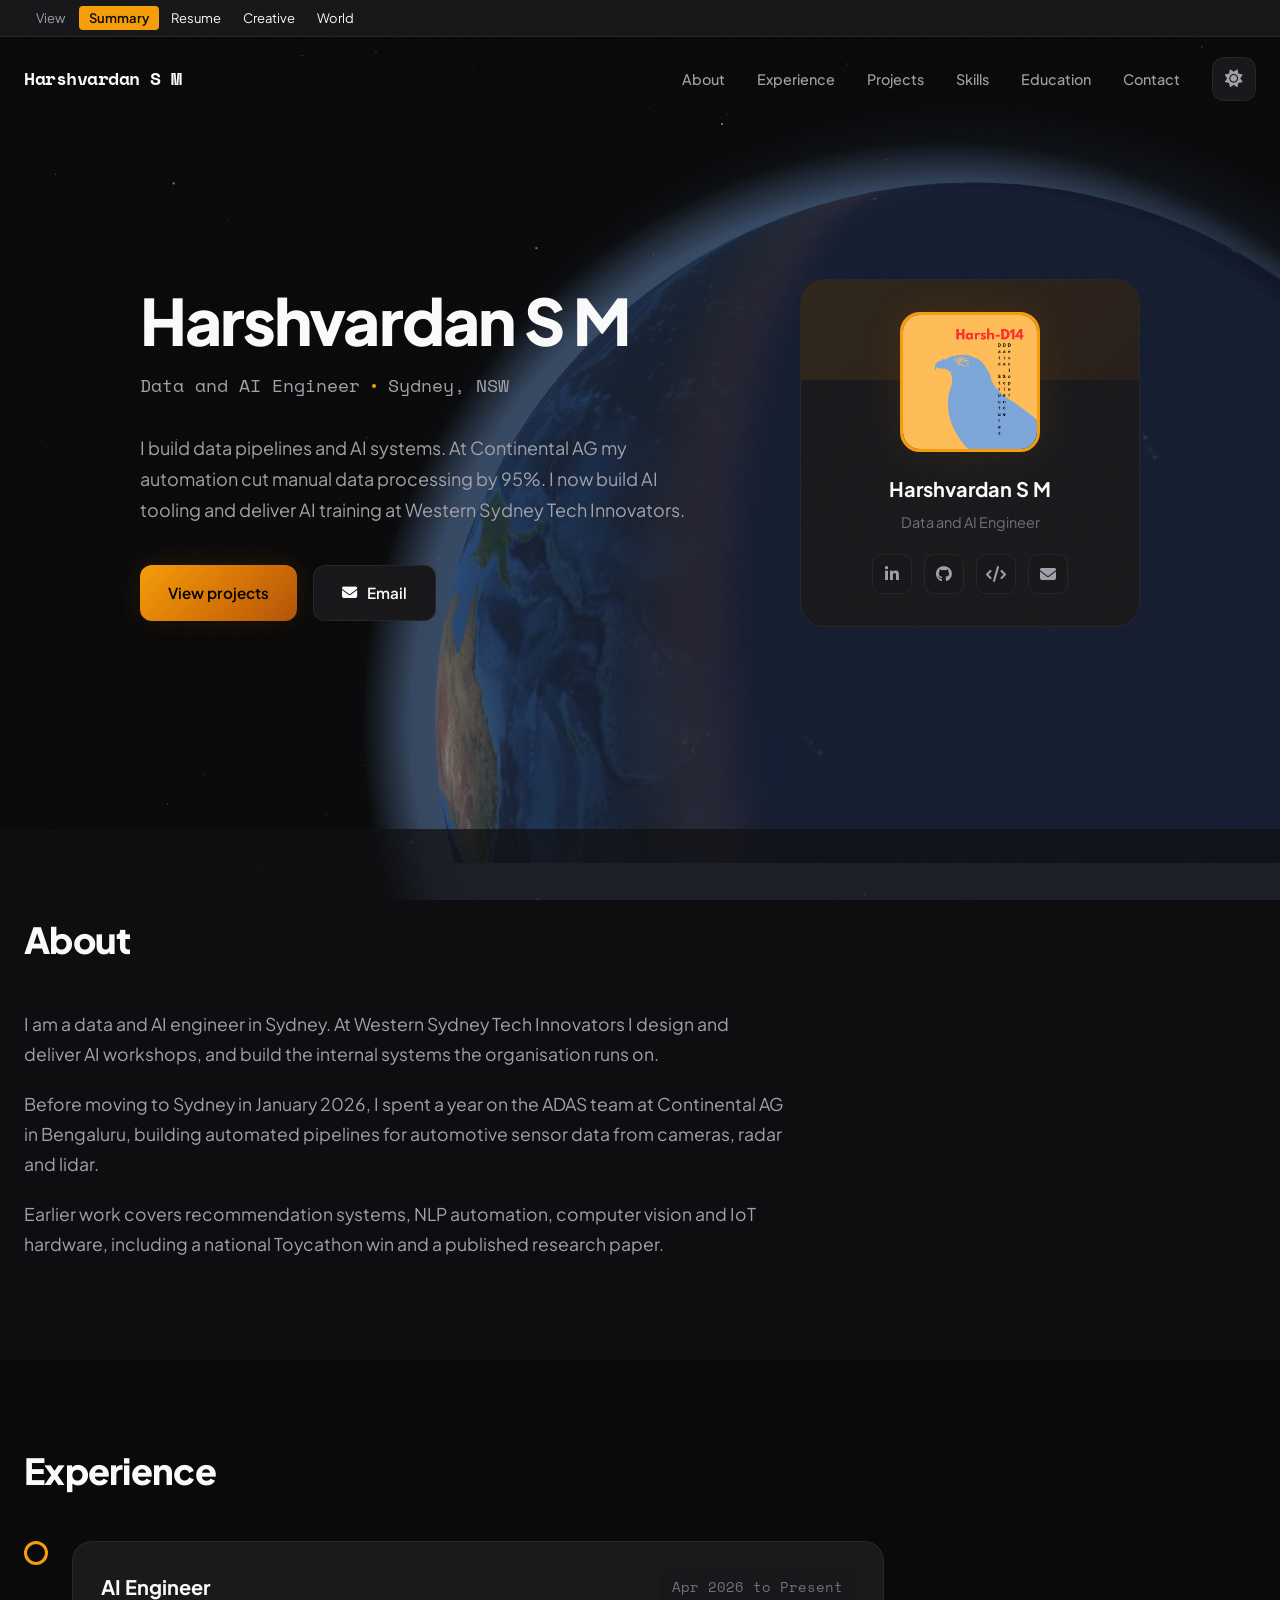
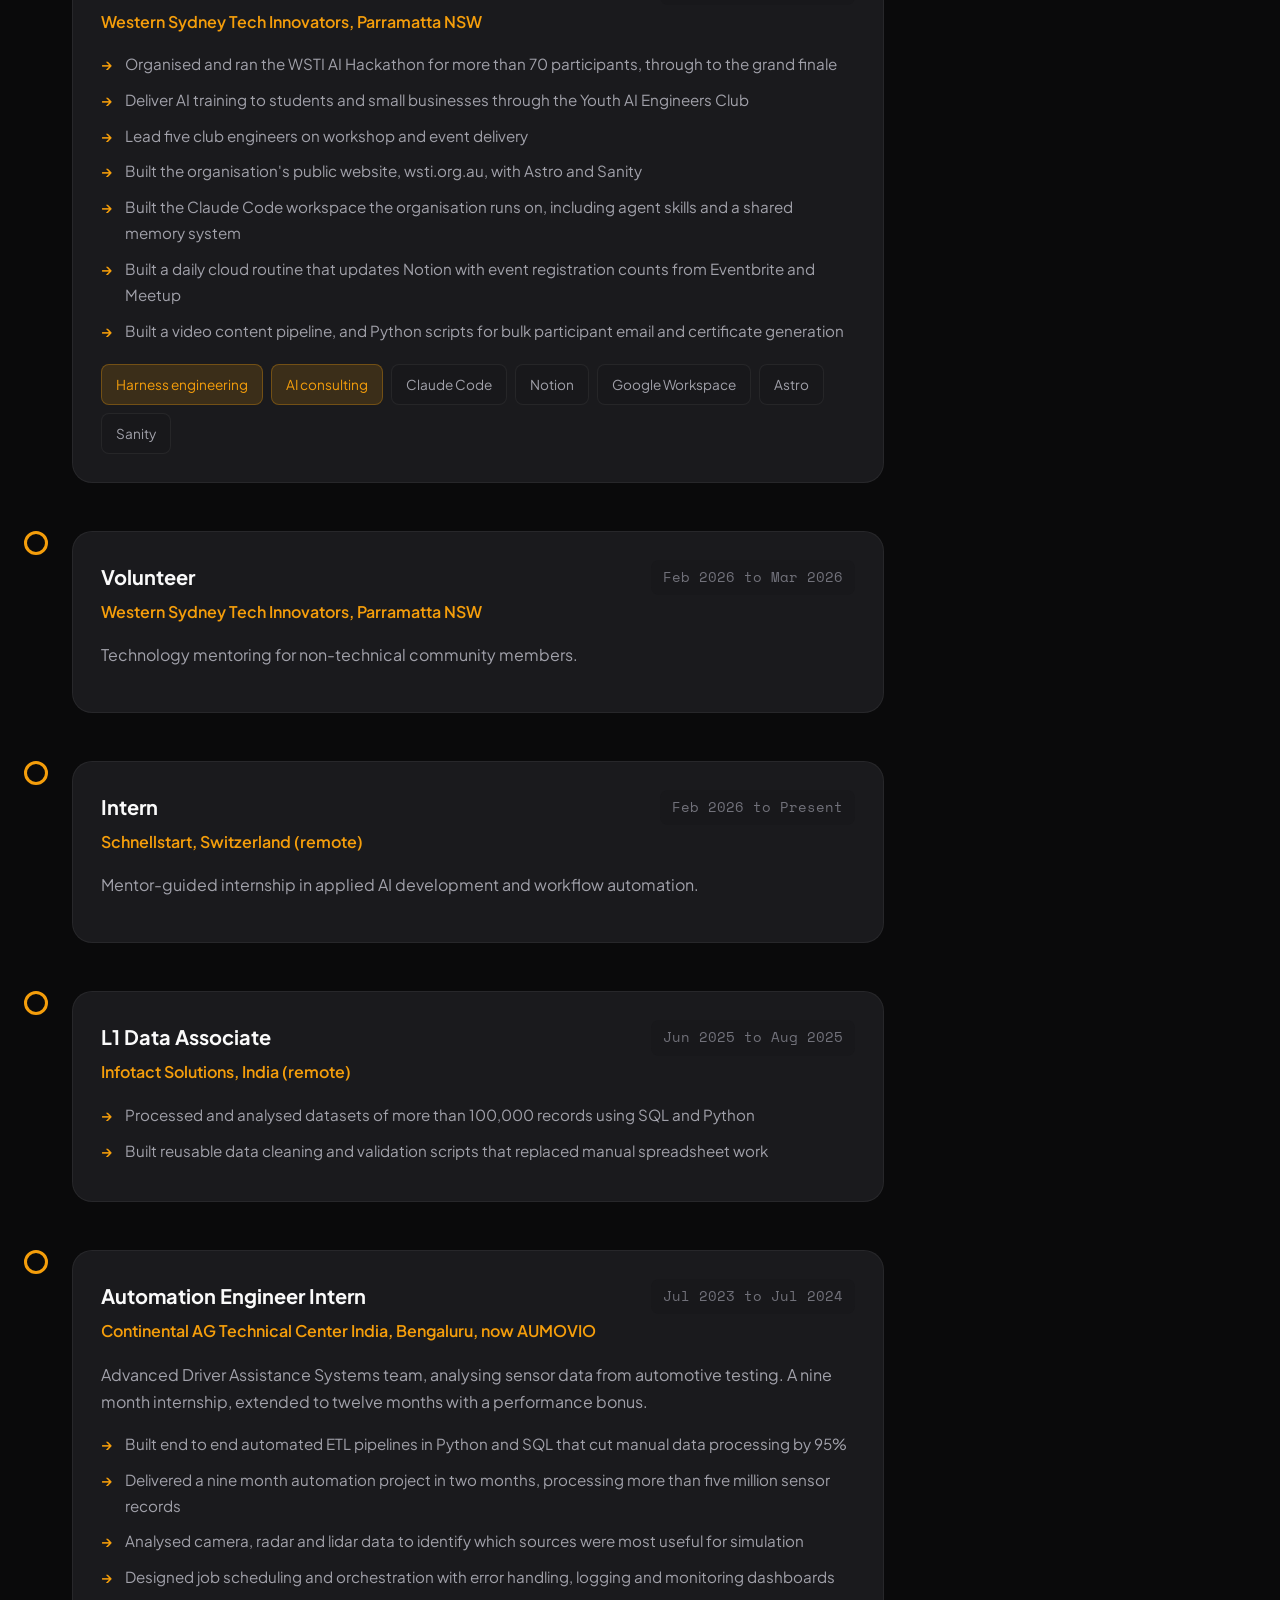
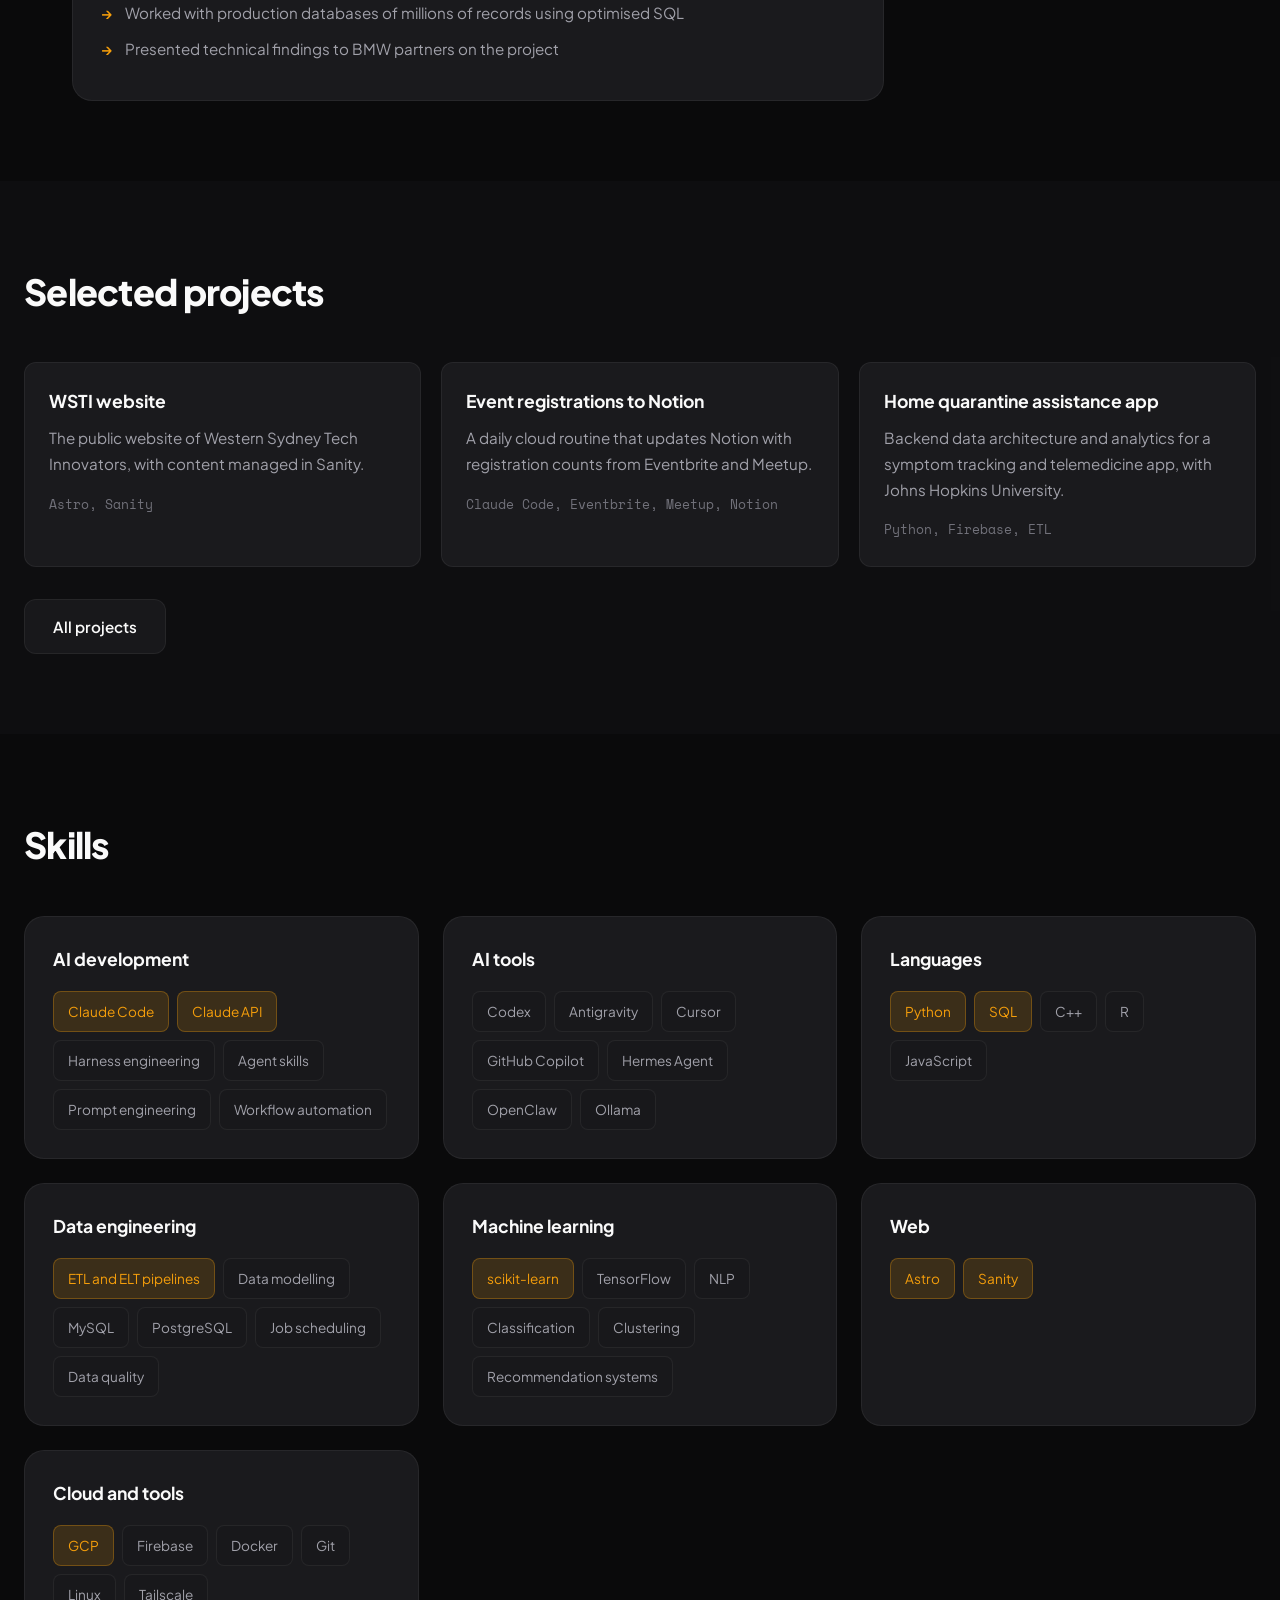
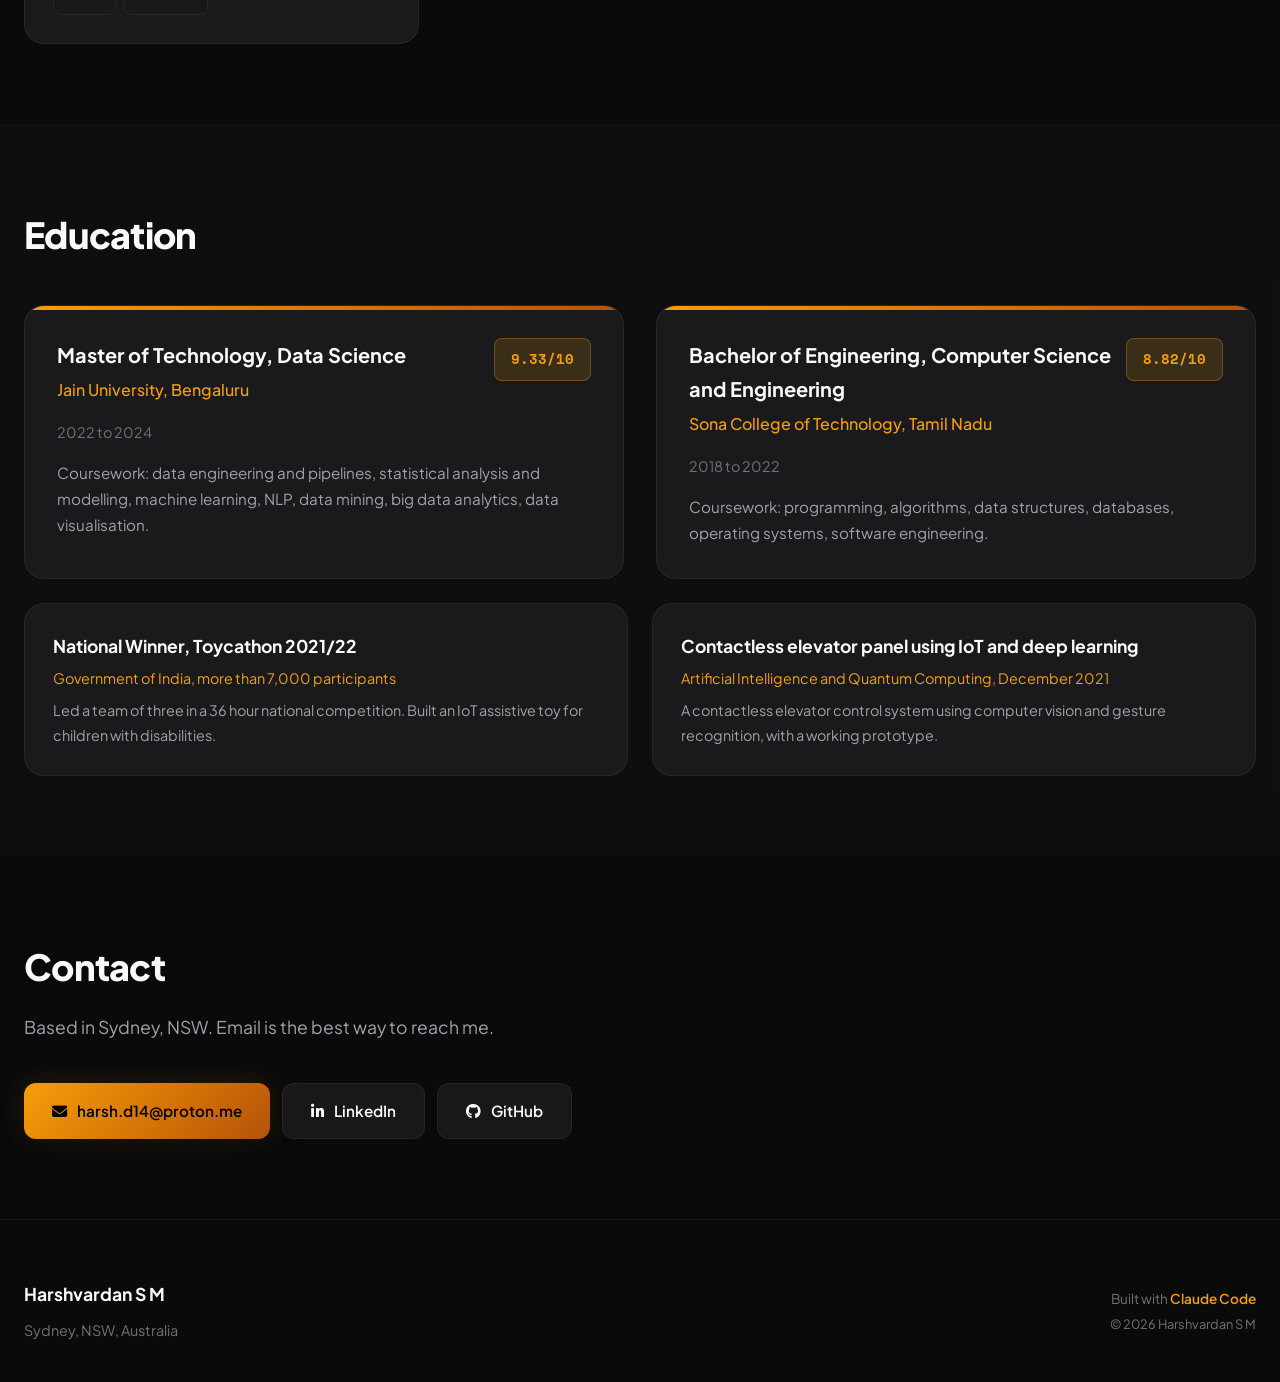
<file: index.html>
<!DOCTYPE html>
<html lang="en" data-theme="dark">
<head>
    <meta charset="UTF-8">
    <meta name="viewport" content="width=device-width, initial-scale=1.0">
    <title>Harshvardan S M | Data and AI Engineer</title>
    <meta name="description" content="Harshvardan S M, data and AI engineer in Sydney. Data pipelines, machine learning and AI tooling.">
    <link rel="icon" href="assets/images/profile.png" type="image/png" />
    <link rel="stylesheet" href="https://cdnjs.cloudflare.com/ajax/libs/font-awesome/6.4.0/css/all.min.css">
    <link rel="preconnect" href="https://fonts.googleapis.com">
    <link rel="preconnect" href="https://fonts.gstatic.com" crossorigin>
    <link href="https://fonts.googleapis.com/css2?family=Plus+Jakarta+Sans:wght@300;400;500;600;700;800&family=Space+Mono:wght@400;700&display=swap" rel="stylesheet">
    <style>
        * {
            margin: 0;
            padding: 0;
            box-sizing: border-box;
        }

        /* CSS Variables for Theme */
        :root {
            --font-primary: 'Plus Jakarta Sans', -apple-system, BlinkMacSystemFont, sans-serif;
            --font-mono: 'Space Mono', 'SF Mono', 'Fira Code', monospace;
            
            /* Transitions */
            --transition-fast: 0.2s cubic-bezier(0.4, 0, 0.2, 1);
            --transition-smooth: 0.4s cubic-bezier(0.4, 0, 0.2, 1);
            --transition-bounce: 0.5s cubic-bezier(0.34, 1.56, 0.64, 1);
        }

        /* Dark Theme (Default) */
        [data-theme="dark"] {
            --bg-primary: #0a0a0b;
            --bg-secondary: #111113;
            --bg-tertiary: #18181b;
            --bg-card: #1a1a1d;
            --bg-elevated: #222225;
            
            --text-primary: #fafafa;
            --text-secondary: #a1a1aa;
            --text-muted: #71717a;
            
            --accent-primary: #f59e0b;
            --accent-secondary: #d97706;
            --accent-tertiary: #fbbf24;
            --accent-glow: rgba(245, 158, 11, 0.15);
            --accent-gradient: linear-gradient(135deg, #f59e0b 0%, #d97706 50%, #b45309 100%);
            
            --border-subtle: rgba(255, 255, 255, 0.06);
            --border-accent: rgba(245, 158, 11, 0.3);
            
            --shadow-sm: 0 2px 8px rgba(0, 0, 0, 0.3);
            --shadow-md: 0 8px 32px rgba(0, 0, 0, 0.4);
            --shadow-lg: 0 24px 64px rgba(0, 0, 0, 0.5);
            --shadow-glow: 0 0 40px rgba(245, 158, 11, 0.1);
            
            --noise-opacity: 0.015;
        }

        /* Light Theme */
        [data-theme="light"] {
            --bg-primary: #fafaf9;
            --bg-secondary: #f5f5f4;
            --bg-tertiary: #e7e5e4;
            --bg-card: #ffffff;
            --bg-elevated: #ffffff;
            
            --text-primary: #0c0a09;
            --text-secondary: #57534e;
            --text-muted: #78716c;
            
            --accent-primary: #d97706;
            --accent-secondary: #b45309;
            --accent-tertiary: #f59e0b;
            --accent-glow: rgba(217, 119, 6, 0.1);
            --accent-gradient: linear-gradient(135deg, #f59e0b 0%, #d97706 50%, #b45309 100%);
            
            --border-subtle: rgba(0, 0, 0, 0.06);
            --border-accent: rgba(217, 119, 6, 0.3);
            
            --shadow-sm: 0 2px 8px rgba(0, 0, 0, 0.05);
            --shadow-md: 0 8px 32px rgba(0, 0, 0, 0.08);
            --shadow-lg: 0 24px 64px rgba(0, 0, 0, 0.12);
            --shadow-glow: 0 0 40px rgba(217, 119, 6, 0.08);
            
            --noise-opacity: 0.02;
        }

        /* Base Styles */
        html {
            scroll-behavior: smooth;
        }

        body {
            font-family: var(--font-primary);
            line-height: 1.7;
            color: var(--text-primary);
            background: var(--bg-primary);
            transition: background var(--transition-smooth), color var(--transition-smooth);
            overflow-x: hidden;
        }

        /* Noise Texture Overlay */
        body::before {
            content: '';
            position: fixed;
            inset: 0;
            background-image: url("data:image/svg+xml,%3Csvg viewBox='0 0 256 256' xmlns='http://www.w3.org/2000/svg'%3E%3Cfilter id='noise'%3E%3CfeTurbulence type='fractalNoise' baseFrequency='0.9' numOctaves='4' stitchTiles='stitch'/%3E%3C/filter%3E%3Crect width='100%25' height='100%25' filter='url(%23noise)'/%3E%3C/svg%3E");
            opacity: var(--noise-opacity);
            pointer-events: none;
            z-index: 1000;
        }

        .container {
            max-width: 1280px;
            margin: 0 auto;
            padding: 0 24px;
        }

        /* Navigation */
        nav {
            position: fixed;
            top: 0;
            left: 0;
            right: 0;
            z-index: 100;
            padding: 20px 0;
            background: transparent;
            transition: all var(--transition-smooth);
        }

        nav.scrolled {
            background: var(--bg-secondary);
            backdrop-filter: blur(20px);
            -webkit-backdrop-filter: blur(20px);
            border-bottom: 1px solid var(--border-subtle);
            padding: 12px 0;
        }

        .nav-content {
            display: flex;
            justify-content: space-between;
            align-items: center;
        }

        .nav-logo {
            font-family: var(--font-mono);
            font-size: 1.1rem;
            font-weight: 700;
            color: var(--text-primary);
            text-decoration: none;
            letter-spacing: -0.5px;
            display: flex;
            align-items: center;
            gap: 8px;
        }

        .nav-logo-accent {
            color: var(--accent-primary);
        }

        .nav-links {
            display: flex;
            align-items: center;
            gap: 32px;
        }

        .nav-link {
            font-size: 0.9rem;
            font-weight: 500;
            color: var(--text-secondary);
            text-decoration: none;
            transition: color var(--transition-fast);
            position: relative;
        }

        .nav-link::after {
            content: '';
            position: absolute;
            bottom: -4px;
            left: 0;
            width: 0;
            height: 2px;
            background: var(--accent-primary);
            transition: width var(--transition-fast);
        }

        .nav-link:hover {
            color: var(--accent-primary);
        }

        .nav-link:hover::after {
            width: 100%;
        }

        /* Theme Toggle */
        .theme-toggle {
            width: 44px;
            height: 44px;
            border-radius: 12px;
            border: 1px solid var(--border-subtle);
            background: var(--bg-tertiary);
            color: var(--text-secondary);
            cursor: pointer;
            display: flex;
            align-items: center;
            justify-content: center;
            font-size: 1.1rem;
            transition: all var(--transition-fast);
        }

        .theme-toggle:hover {
            border-color: var(--accent-primary);
            color: var(--accent-primary);
            transform: scale(1.05);
        }

        [data-theme="dark"] .theme-toggle .fa-sun { display: block; }
        [data-theme="dark"] .theme-toggle .fa-moon { display: none; }
        [data-theme="light"] .theme-toggle .fa-sun { display: none; }
        [data-theme="light"] .theme-toggle .fa-moon { display: block; }

        /* Hero Section */
        .hero {
            min-height: 100vh;
            display: flex;
            align-items: center;
            justify-content: center;
            padding: 120px 0 80px;
            position: relative;
            overflow: hidden;
        }

        /* Animated Background Grid */
        .hero-bg {
            position: absolute;
            inset: 0;
            background-image: 
                linear-gradient(var(--border-subtle) 1px, transparent 1px),
                linear-gradient(90deg, var(--border-subtle) 1px, transparent 1px);
            background-size: 60px 60px;
            mask-image: radial-gradient(ellipse 80% 60% at 50% 40%, black 40%, transparent 100%);
            -webkit-mask-image: radial-gradient(ellipse 80% 60% at 50% 40%, black 40%, transparent 100%);
        }

        /* Glowing Orbs */
        .hero-glow {
            position: absolute;
            width: 600px;
            height: 600px;
            border-radius: 50%;
            filter: blur(120px);
            opacity: 0.3;
            pointer-events: none;
        }

        .hero-glow-1 {
            top: -200px;
            right: -100px;
            background: var(--accent-primary);
            animation: float 8s ease-in-out infinite;
        }

        .hero-glow-2 {
            bottom: -300px;
            left: -200px;
            background: var(--accent-secondary);
            animation: float 10s ease-in-out infinite reverse;
        }

        @keyframes float {
            0%, 100% { transform: translate(0, 0) scale(1); }
            33% { transform: translate(30px, -30px) scale(1.1); }
            66% { transform: translate(-20px, 20px) scale(0.95); }
        }

        .hero-content {
            position: relative;
            z-index: 2;
            display: grid;
            grid-template-columns: 1fr 340px;
            gap: 80px;
            align-items: center;
        }

        .hero-text {
            max-width: 720px;
        }

        .hero-badge {
            display: inline-flex;
            align-items: center;
            gap: 8px;
            padding: 8px 16px;
            background: var(--accent-glow);
            border: 1px solid var(--border-accent);
            border-radius: 100px;
            font-size: 0.85rem;
            font-weight: 500;
            color: var(--accent-primary);
            margin-bottom: 24px;
            animation: fadeInUp 0.6s ease forwards;
        }

        .hero-badge i {
            font-size: 0.75rem;
        }

        .hero-title {
            font-size: clamp(2.5rem, 5vw, 4rem);
            font-weight: 800;
            line-height: 1.1;
            letter-spacing: -0.03em;
            margin-bottom: 16px;
            animation: fadeInUp 0.6s ease 0.1s forwards;
            opacity: 0;
        }

        .hero-title-gradient {
            background: var(--accent-gradient);
            -webkit-background-clip: text;
            -webkit-text-fill-color: transparent;
            background-clip: text;
        }

        .hero-subtitle {
            font-family: var(--font-mono);
            font-size: 1.1rem;
            color: var(--text-secondary);
            margin-bottom: 32px;
            display: flex;
            align-items: center;
            gap: 12px;
            flex-wrap: wrap;
            animation: fadeInUp 0.6s ease 0.2s forwards;
            opacity: 0;
        }

        .hero-subtitle span {
            display: inline-flex;
            align-items: center;
            gap: 8px;
        }

        .hero-subtitle .separator {
            width: 4px;
            height: 4px;
            background: var(--accent-primary);
            border-radius: 50%;
        }

        .hero-description {
            font-size: 1.125rem;
            color: var(--text-secondary);
            margin-bottom: 40px;
            max-width: 580px;
            animation: fadeInUp 0.6s ease 0.3s forwards;
            opacity: 0;
        }

        .hero-actions {
            display: flex;
            gap: 16px;
            flex-wrap: wrap;
            animation: fadeInUp 0.6s ease 0.4s forwards;
            opacity: 0;
        }

        .btn {
            display: inline-flex;
            align-items: center;
            gap: 10px;
            padding: 14px 28px;
            border-radius: 12px;
            font-family: var(--font-primary);
            font-size: 0.95rem;
            font-weight: 600;
            text-decoration: none;
            transition: all var(--transition-fast);
            cursor: pointer;
            border: none;
        }

        .btn-primary {
            background: var(--accent-gradient);
            color: #000;
            box-shadow: var(--shadow-md), 0 0 30px var(--accent-glow);
        }

        .btn-primary:hover {
            transform: translateY(-2px);
            box-shadow: var(--shadow-lg), 0 0 50px rgba(245, 158, 11, 0.3);
        }

        .btn-secondary {
            background: var(--bg-tertiary);
            color: var(--text-primary);
            border: 1px solid var(--border-subtle);
        }

        .btn-secondary:hover {
            border-color: var(--accent-primary);
            color: var(--accent-primary);
            transform: translateY(-2px);
        }

        /* Profile Card */
        .profile-card {
            background: var(--bg-card);
            border: 1px solid var(--border-subtle);
            border-radius: 24px;
            padding: 32px;
            text-align: center;
            position: relative;
            overflow: hidden;
            animation: fadeInRight 0.8s ease 0.3s forwards;
            opacity: 0;
        }

        .profile-card::before {
            content: '';
            position: absolute;
            top: 0;
            left: 0;
            right: 0;
            height: 100px;
            background: var(--accent-gradient);
            opacity: 0.1;
        }

        .profile-image {
            width: 140px;
            height: 140px;
            border-radius: 20px;
            margin: 0 auto 20px;
            position: relative;
            z-index: 1;
            overflow: hidden;
            border: 3px solid var(--accent-primary);
            box-shadow: var(--shadow-glow);
        }

        .profile-image img {
            width: 100%;
            height: 100%;
            object-fit: cover;
            transition: transform var(--transition-smooth);
        }

        .profile-card:hover .profile-image img {
            transform: scale(1.1);
        }

        .profile-name {
            font-size: 1.25rem;
            font-weight: 700;
            margin-bottom: 4px;
        }

        .profile-title {
            font-size: 0.9rem;
            color: var(--text-muted);
            margin-bottom: 20px;
        }

        .profile-stats {
            display: grid;
            grid-template-columns: repeat(3, 1fr);
            gap: 12px;
            margin-bottom: 24px;
        }

        .stat {
            padding: 12px 8px;
            background: var(--bg-tertiary);
            border-radius: 12px;
        }

        .stat-value {
            font-size: 1.25rem;
            font-weight: 700;
            color: var(--accent-primary);
        }

        .stat-label {
            font-size: 0.7rem;
            color: var(--text-muted);
            text-transform: uppercase;
            letter-spacing: 0.5px;
        }

        .profile-socials {
            display: flex;
            justify-content: center;
            gap: 12px;
        }

        .social-link {
            width: 40px;
            height: 40px;
            border-radius: 10px;
            background: var(--bg-tertiary);
            border: 1px solid var(--border-subtle);
            color: var(--text-secondary);
            display: flex;
            align-items: center;
            justify-content: center;
            text-decoration: none;
            transition: all var(--transition-fast);
        }

        .social-link:hover {
            background: var(--accent-primary);
            border-color: var(--accent-primary);
            color: #000;
            transform: translateY(-3px);
        }

        /* Section Styles */
        section {
            padding: 100px 0;
            position: relative;
        }

        .section-header {
            text-align: center;
            margin-bottom: 64px;
        }

        .section-badge {
            display: inline-flex;
            align-items: center;
            gap: 8px;
            padding: 8px 16px;
            background: var(--accent-glow);
            border: 1px solid var(--border-accent);
            border-radius: 100px;
            font-family: var(--font-mono);
            font-size: 0.8rem;
            color: var(--accent-primary);
            margin-bottom: 16px;
        }

        .section-title {
            font-size: clamp(2rem, 4vw, 3rem);
            font-weight: 800;
            letter-spacing: -0.02em;
            margin-bottom: 16px;
        }

        .section-subtitle {
            font-size: 1.1rem;
            color: var(--text-secondary);
            max-width: 600px;
            margin: 0 auto;
        }

        /* About Section */
        #about {
            background: var(--bg-secondary);
        }

        .about-grid {
            display: grid;
            grid-template-columns: 1fr 1fr;
            gap: 64px;
            align-items: center;
        }

        .about-content h3 {
            font-size: 1.5rem;
            font-weight: 700;
            margin-bottom: 20px;
        }

        .about-content p {
            color: var(--text-secondary);
            margin-bottom: 20px;
        }

        .about-highlights {
            display: grid;
            grid-template-columns: 1fr 1fr;
            gap: 16px;
            margin-top: 32px;
        }

        .highlight-card {
            padding: 20px;
            background: var(--bg-card);
            border: 1px solid var(--border-subtle);
            border-radius: 16px;
            transition: all var(--transition-fast);
        }

        .highlight-card:hover {
            border-color: var(--accent-primary);
            transform: translateY(-4px);
        }

        .highlight-icon {
            width: 48px;
            height: 48px;
            border-radius: 12px;
            background: var(--accent-glow);
            display: flex;
            align-items: center;
            justify-content: center;
            color: var(--accent-primary);
            font-size: 1.25rem;
            margin-bottom: 12px;
        }

        .highlight-title {
            font-weight: 600;
            margin-bottom: 4px;
        }

        .highlight-text {
            font-size: 0.9rem;
            color: var(--text-muted);
        }

        /* Timeline */
        .timeline-container {
            position: relative;
            max-width: 900px;
            margin: 0 auto;
        }

  
        .timeline-item {
            position: relative;
            padding-left: 72px;
            padding-bottom: 48px;
        }

        .timeline-item:last-child {
            padding-bottom: 0;
        }

        .timeline-marker {
            position: absolute;
            left: 12px;
            top: 0;
            width: 24px;
            height: 24px;
            border-radius: 50%;
            background: var(--bg-primary);
            border: 3px solid var(--accent-primary);
            z-index: 1;
        }

        .timeline-card {
            background: var(--bg-card);
            border: 1px solid var(--border-subtle);
            border-radius: 20px;
            padding: 28px;
            transition: all var(--transition-fast);
        }

        .timeline-card:hover {
            border-color: var(--border-accent);
            box-shadow: var(--shadow-glow);
        }

        .timeline-header {
            display: flex;
            justify-content: space-between;
            align-items: flex-start;
            margin-bottom: 16px;
            flex-wrap: wrap;
            gap: 12px;
        }

        .timeline-title {
            font-size: 1.25rem;
            font-weight: 700;
        }

        .timeline-company {
            color: var(--accent-primary);
            font-weight: 600;
            margin-top: 4px;
        }

        .timeline-date {
            font-family: var(--font-mono);
            font-size: 0.85rem;
            color: var(--text-muted);
            padding: 6px 12px;
            background: var(--bg-tertiary);
            border-radius: 8px;
        }

        .timeline-description {
            color: var(--text-secondary);
            margin-bottom: 16px;
        }

        .timeline-achievements {
            list-style: none;
        }

        .timeline-achievements li {
            position: relative;
            padding-left: 24px;
            margin-bottom: 10px;
            color: var(--text-secondary);
            font-size: 0.95rem;
        }

        .timeline-achievements li::before {
            content: '→';
            position: absolute;
            left: 0;
            color: var(--accent-primary);
            font-weight: 600;
        }

        /* Skills Section */
        .skills-grid {
            display: grid;
            grid-template-columns: repeat(auto-fit, minmax(320px, 1fr));
            gap: 24px;
        }

        .skill-category {
            background: var(--bg-card);
            border: 1px solid var(--border-subtle);
            border-radius: 20px;
            padding: 28px;
            transition: all var(--transition-fast);
        }

        .skill-category:hover {
            border-color: var(--border-accent);
            transform: translateY(-4px);
        }

        .skill-category-header {
            display: flex;
            align-items: center;
            gap: 12px;
            margin-bottom: 20px;
        }

        .skill-category-icon {
            width: 48px;
            height: 48px;
            border-radius: 12px;
            background: var(--accent-glow);
            display: flex;
            align-items: center;
            justify-content: center;
            color: var(--accent-primary);
            font-size: 1.25rem;
        }

        .skill-category-title {
            font-size: 1.1rem;
            font-weight: 700;
        }

        .skill-tags {
            display: flex;
            flex-wrap: wrap;
            gap: 8px;
        }

        .skill-tag {
            padding: 8px 14px;
            background: var(--bg-tertiary);
            border: 1px solid var(--border-subtle);
            border-radius: 8px;
            font-size: 0.85rem;
            color: var(--text-secondary);
            transition: all var(--transition-fast);
        }

        .skill-tag:hover {
            border-color: var(--accent-primary);
            color: var(--accent-primary);
        }

        .skill-tag.primary {
            background: var(--accent-glow);
            border-color: var(--border-accent);
            color: var(--accent-primary);
        }

        /* Charts Section */
        .charts-grid {
            display: grid;
            grid-template-columns: repeat(auto-fit, minmax(400px, 1fr));
            gap: 32px;
            margin-top: 48px;
        }

        .chart-card {
            background: var(--bg-card);
            border: 1px solid var(--border-subtle);
            border-radius: 20px;
            padding: 28px;
            transition: all var(--transition-fast);
        }

        .chart-card:hover {
            border-color: var(--border-accent);
            box-shadow: var(--shadow-glow);
        }

        .chart-title {
            font-size: 1rem;
            font-weight: 600;
            margin-bottom: 20px;
            display: flex;
            align-items: center;
            gap: 10px;
        }

        .chart-title i {
            color: var(--accent-primary);
        }

        .chart-wrapper {
            height: 280px;
            position: relative;
        }

        /* Education Section */
        #education {
            background: var(--bg-secondary);
        }

        .education-grid {
            display: grid;
            grid-template-columns: repeat(auto-fit, minmax(400px, 1fr));
            gap: 32px;
        }

        .education-card {
            background: var(--bg-card);
            border: 1px solid var(--border-subtle);
            border-radius: 20px;
            padding: 32px;
            position: relative;
            overflow: hidden;
            transition: all var(--transition-fast);
        }

        .education-card::before {
            content: '';
            position: absolute;
            top: 0;
            left: 0;
            right: 0;
            height: 4px;
            background: var(--accent-gradient);
        }

        .education-card:hover {
            border-color: var(--border-accent);
            transform: translateY(-4px);
        }

        .education-header {
            display: flex;
            justify-content: space-between;
            align-items: flex-start;
            margin-bottom: 16px;
        }

        .education-degree {
            font-size: 1.25rem;
            font-weight: 700;
            margin-bottom: 4px;
        }

        .education-school {
            color: var(--accent-primary);
            font-weight: 500;
        }

        .education-gpa {
            padding: 8px 16px;
            background: var(--accent-glow);
            border: 1px solid var(--border-accent);
            border-radius: 8px;
            font-family: var(--font-mono);
            font-size: 0.9rem;
            font-weight: 600;
            color: var(--accent-primary);
        }

        .education-date {
            font-size: 0.9rem;
            color: var(--text-muted);
            margin-bottom: 16px;
        }

        .education-highlights {
            color: var(--text-secondary);
            font-size: 0.95rem;
        }

        /* Awards Section */
        .awards-grid {
            display: grid;
            grid-template-columns: repeat(auto-fit, minmax(350px, 1fr));
            gap: 24px;
        }

        .award-card {
            background: var(--bg-card);
            border: 1px solid var(--border-subtle);
            border-radius: 20px;
            padding: 28px;
            display: flex;
            gap: 20px;
            transition: all var(--transition-fast);
        }

        .award-card:hover {
            border-color: var(--accent-primary);
            transform: translateY(-4px);
        }

        .award-icon {
            width: 56px;
            height: 56px;
            border-radius: 16px;
            background: var(--accent-gradient);
            display: flex;
            align-items: center;
            justify-content: center;
            color: #000;
            font-size: 1.5rem;
            flex-shrink: 0;
        }

        .award-content {
            flex: 1;
        }

        .award-title {
            font-size: 1.1rem;
            font-weight: 700;
            margin-bottom: 4px;
        }

        .award-org {
            font-size: 0.9rem;
            color: var(--accent-primary);
            margin-bottom: 8px;
        }

        .award-description {
            font-size: 0.9rem;
            color: var(--text-secondary);
        }

        /* Projects CTA */
        .projects-cta {
            background: var(--bg-secondary);
            border-top: 1px solid var(--border-subtle);
            border-bottom: 1px solid var(--border-subtle);
        }

        .cta-content {
            text-align: center;
            padding: 80px 0;
        }

        .cta-title {
            font-size: 2rem;
            font-weight: 800;
            margin-bottom: 16px;
        }

        .cta-subtitle {
            font-size: 1.1rem;
            color: var(--text-secondary);
            margin-bottom: 32px;
            max-width: 600px;
            margin-left: auto;
            margin-right: auto;
        }

        /* Footer */
        footer {
            padding: 60px 0 40px;
            border-top: 1px solid var(--border-subtle);
        }

        .footer-content {
            display: flex;
            justify-content: space-between;
            align-items: center;
            flex-wrap: wrap;
            gap: 24px;
        }

        .footer-left {
            display: flex;
            flex-direction: column;
            gap: 8px;
        }

        .footer-name {
            font-weight: 700;
            font-size: 1.1rem;
        }

        .footer-location {
            color: var(--text-muted);
            font-size: 0.9rem;
            display: flex;
            align-items: center;
            gap: 8px;
        }

        .footer-right {
            text-align: right;
        }

        .footer-credit {
            font-size: 0.85rem;
            color: var(--text-muted);
            margin-bottom: 4px;
        }

        .footer-credit a {
            color: var(--accent-primary);
            text-decoration: none;
            font-weight: 600;
        }

        .footer-credit a:hover {
            text-decoration: underline;
        }

        .footer-copyright {
            font-size: 0.8rem;
            color: var(--text-muted);
        }

        /* Animations */
        @keyframes fadeInUp {
            from {
                opacity: 0;
                transform: translateY(30px);
            }
            to {
                opacity: 1;
                transform: translateY(0);
            }
        }

        @keyframes fadeInRight {
            from {
                opacity: 0;
                transform: translateX(30px);
            }
            to {
                opacity: 1;
                transform: translateX(0);
            }
        }

        /* Scroll Reveal */
        .reveal {
            opacity: 0;
            transform: translateY(40px);
            transition: all 0.8s cubic-bezier(0.4, 0, 0.2, 1);
        }

        .reveal.active {
            opacity: 1;
            transform: translateY(0);
        }

        /* Responsive */
        @media (max-width: 1024px) {
            .hero-content {
                grid-template-columns: 1fr;
                gap: 48px;
            }

            .profile-card {
                max-width: 400px;
                margin: 0 auto;
            }

            .about-grid {
                grid-template-columns: 1fr;
                gap: 48px;
            }
        }

        @media (max-width: 768px) {
            .nav-links {
                display: none;
            }

            .hero {
                padding: 100px 0 60px;
            }

            .hero-title {
                font-size: 2rem;
            }

            .hero-subtitle {
                font-size: 0.9rem;
            }

            .hero-actions {
                flex-direction: column;
            }

            .btn {
                width: 100%;
                justify-content: center;
            }

            .about-highlights {
                grid-template-columns: 1fr;
            }

            .charts-grid {
                grid-template-columns: 1fr;
            }

            .education-grid {
                grid-template-columns: 1fr;
            }

            .education-header {
                flex-direction: column;
                gap: 12px;
            }

            .footer-content {
                flex-direction: column;
                text-align: center;
            }

            .footer-right {
                text-align: center;
            }
        }

        @media (max-width: 480px) {
            .skills-grid {
                grid-template-columns: 1fr;
            }

            .awards-grid {
                grid-template-columns: 1fr;
            }


            .timeline-item {
                padding-left: 56px;
            }

            .timeline-marker {
                left: 4px;
            }
        }

        /* Restructure 2026-09-26: quieter layout */
        .hero { min-height: 88vh; }
        .hero-title { color: var(--text-primary); }
        .section-header { text-align: left; margin-bottom: 40px; }
        .section-subtitle { margin: 0; }
        .section-title { font-size: clamp(1.75rem, 3vw, 2.25rem); }
        section { padding: 80px 0; }
        #about, #projects, #education { background: var(--bg-secondary); }

        .about-single { max-width: 760px; }
        .about-single p { color: var(--text-secondary); font-size: 1.1rem; margin-bottom: 20px; }

        .timeline-container { max-width: 860px; margin: 0; }
        .timeline-item { padding-left: 48px; }
        .timeline-marker { left: 0; }
        @media (max-width: 768px) {
            .timeline-item { padding-left: 0; padding-bottom: 20px; }
            .timeline-marker { display: none; }
        }
        .highlight-card:hover, .award-card:hover, .skill-category:hover, .education-card:hover,
        .timeline-card:hover { transform: none; }

        .project-list {
            display: grid;
            grid-template-columns: repeat(auto-fit, minmax(260px, 1fr));
            gap: 20px;
        }
        .project-item {
            display: block;
            padding: 24px;
            background: var(--bg-card);
            border: 1px solid var(--border-subtle);
            border-radius: 12px;
            color: inherit;
            text-decoration: none;
            transition: border-color var(--transition-fast);
        }
        .project-item:hover { border-color: var(--accent-primary); }
        .project-item h3 { font-size: 1.1rem; font-weight: 700; margin-bottom: 8px; }
        .project-item p { color: var(--text-secondary); font-size: 0.95rem; margin-bottom: 12px; }
        .project-stack { font-family: var(--font-mono); font-size: 0.8rem; color: var(--text-muted); }
        .project-list-footer { margin-top: 32px; }

        .awards-grid { margin-top: 24px; }
        .skill-category-title { margin-bottom: 16px; }

        .timeline-tags { display: flex; flex-wrap: wrap; gap: 8px; margin-top: 20px; }
        .contact-links { display: flex; flex-wrap: wrap; gap: 12px; }
        .footer-location { display: block; }
    </style>
</head>
<body>
    <!-- View bar: switches between the Summary, Resume and Creative views -->
    <style>
        .hsm-viewbar { background: var(--bg-tertiary); color: var(--text-secondary); border-bottom: 1px solid var(--border-subtle); font: 13px/1.4 var(--font-primary); position: relative; z-index: 1000; }
        .hsm-viewbar-inner { max-width: 1240px; margin: 0 auto; padding: 0 16px; display: flex; align-items: center; gap: 14px; min-height: 36px; }
        /* the live site styles every nav as a fixed header, undo that here */
        .hsm-viewbar nav { position: static; padding: 0; background: none; border: 0; backdrop-filter: none; -webkit-backdrop-filter: none; transition: none; }
        .hsm-viewbar a { color: var(--text-primary); text-decoration: none; padding: 4px 10px; border-radius: 4px; }
        .hsm-viewbar a:hover { text-decoration: underline; text-underline-offset: 3px; }
        .hsm-viewbar a:focus-visible { outline: 2px solid var(--accent-primary); outline-offset: 3px; }
        .hsm-viewbar a[aria-current] { background: var(--accent-primary); color: #0a0a0b; font-weight: 600; }
        /* the fixed header starts below the bar, then docks at the top once scrolled */
        #navbar { top: 37px; }
        #navbar.scrolled { top: 0; }
        /* dark theme Earth background: fades in once running, sits under every section */
        .bg-world { position: fixed; inset: 0; width: 100%; height: 100%; z-index: -1; pointer-events: none; opacity: 0; transition: opacity 1.2s ease; }
        html.has-globe #bg-space { opacity: 1; }
        html.has-globe #bg-globe { opacity: 0.6; }
        html.has-globe #about, html.has-globe #projects, html.has-globe #education { background: rgba(17, 17, 19, 0.74); }
        @media (prefers-reduced-motion: reduce) { .bg-world { transition: none; } }
        /* small screens hide the nav links, keep the theme toggle reachable */
        @media (max-width: 768px) { #navbar .nav-links { display: flex; } #navbar .nav-link { display: none; } }
    </style>
    <div class="hsm-viewbar">
        <div class="hsm-viewbar-inner">
            <span>View</span>
            <nav aria-label="Portfolio view">
                <a href="index.html" aria-current="page">Summary</a>
                <a href="resume/index.html">Resume</a>
                <a href="creative/index.html">Creative</a>
                <a href="world/index.html">World</a>
            </nav>
        </div>
    </div>

    <!-- Dark theme background: the sunlit Earth from the World view, drawn by shared/summary-globe.js -->
    <canvas id="bg-space" class="bg-world" aria-hidden="true"></canvas>
    <canvas id="bg-globe" class="bg-world" aria-hidden="true"></canvas>
    <!-- Navigation -->
    <nav id="navbar">
        <div class="container">
            <div class="nav-content">
                <a href="#" class="nav-logo">Harshvardan S M</a>
                <div class="nav-links">
                    <a href="#about" class="nav-link">About</a>
                    <a href="#experience" class="nav-link">Experience</a>
                    <a href="#projects" class="nav-link">Projects</a>
                    <a href="#skills" class="nav-link">Skills</a>
                    <a href="#education" class="nav-link">Education</a>
                    <a href="#contact" class="nav-link">Contact</a>
                    <button class="theme-toggle" id="themeToggle" aria-label="Toggle theme">
                        <i class="fas fa-sun"></i>
                        <i class="fas fa-moon"></i>
                    </button>
                </div>
            </div>
        </div>
    </nav>

    <!-- Hero -->
    <section class="hero">
        <div class="container">
            <div class="hero-content">
                <div class="hero-text">
                    <h1 class="hero-title">Harshvardan S M</h1>
                    <div class="hero-subtitle">
                        <span>Data and AI Engineer</span>
                        <span class="separator"></span>
                        <span>Sydney, NSW</span>
                    </div>
                    <p class="hero-description">
                        I build data pipelines and AI systems. At Continental AG my automation cut manual
                        data processing by 95%. I now build AI tooling and deliver AI training
                        at Western Sydney Tech Innovators.
                    </p>
                    <div class="hero-actions">
                        <a href="#projects" class="btn btn-primary">View projects</a>
                        <a href="mailto:harsh.d14@proton.me" class="btn btn-secondary">
                            <i class="fas fa-envelope"></i>
                            Email
                        </a>
                    </div>
                </div>

                <div class="profile-card">
                    <div class="profile-image">
                        <img src="assets/images/profile.png" alt="Harshvardan S M">
                    </div>
                    <h3 class="profile-name">Harshvardan S M</h3>
                    <p class="profile-title">Data and AI Engineer</p>
                    <div class="profile-socials">
                        <a href="https://linkedin.com/in/harshvardan" target="_blank" rel="noopener" class="social-link" title="LinkedIn">
                            <i class="fab fa-linkedin-in"></i>
                        </a>
                        <a href="https://github.com/Harsh-D14" target="_blank" rel="noopener" class="social-link" title="GitHub">
                            <i class="fab fa-github"></i>
                        </a>
                        <a href="https://leetcode.com/u/Harsh-D14" target="_blank" rel="noopener" class="social-link" title="LeetCode">
                            <i class="fas fa-code"></i>
                        </a>
                        <a href="mailto:harsh.d14@proton.me" class="social-link" title="Email">
                            <i class="fas fa-envelope"></i>
                        </a>
                    </div>
                </div>
            </div>
        </div>
    </section>

    <!-- About -->
    <section id="about">
        <div class="container">
            <div class="section-header reveal">
                <h2 class="section-title">About</h2>
            </div>
            <div class="about-single reveal">
                <p>
                    I am a data and AI engineer in Sydney. At Western Sydney Tech Innovators I design and
                    deliver AI workshops, and build the internal systems the organisation runs on.
                </p>
                <p>
                    Before moving to Sydney in January 2026, I spent a year on the ADAS team at Continental AG in Bengaluru,
                    building automated pipelines for automotive sensor data from cameras, radar and lidar.
                </p>
                <p>
                    Earlier work covers recommendation systems, NLP automation, computer vision and IoT hardware,
                    including a national Toycathon win and a published research paper.
                </p>
            </div>
        </div>
    </section>

    <!-- Experience -->
    <section id="experience">
        <div class="container">
            <div class="section-header reveal">
                <h2 class="section-title">Experience</h2>
            </div>

            <div class="timeline-container reveal">
                <div class="timeline-item">
                    <div class="timeline-marker"></div>
                    <div class="timeline-card">
                        <div class="timeline-header">
                            <div>
                                <h3 class="timeline-title">AI Engineer</h3>
                                <p class="timeline-company">Western Sydney Tech Innovators, Parramatta NSW</p>
                            </div>
                            <span class="timeline-date">Apr 2026 to Present</span>
                        </div>
                        <ul class="timeline-achievements">
                            <li>Organised and ran the WSTI AI Hackathon for more than 70 participants, through to the grand finale</li>
                            <li>Deliver AI training to students and small businesses through the Youth AI Engineers Club</li>
                            <li>Lead five club engineers on workshop and event delivery</li>
                            <li>Built the organisation's public website, wsti.org.au, with Astro and Sanity</li>
                            <li>Built the Claude Code workspace the organisation runs on, including agent skills and a shared memory system</li>
                            <li>Built a daily cloud routine that updates Notion with event registration counts from Eventbrite and Meetup</li>
                            <li>Built a video content pipeline, and Python scripts for bulk participant email and certificate generation</li>
                        </ul>
                        <div class="timeline-tags">
                            <span class="skill-tag primary">Harness engineering</span>
                            <span class="skill-tag primary">AI consulting</span>
                            <span class="skill-tag">Claude Code</span>
                            <span class="skill-tag">Notion</span>
                            <span class="skill-tag">Google Workspace</span>
                            <span class="skill-tag">Astro</span>
                            <span class="skill-tag">Sanity</span>
                        </div>
                    </div>
                </div>

                <div class="timeline-item">
                    <div class="timeline-marker"></div>
                    <div class="timeline-card">
                        <div class="timeline-header">
                            <div>
                                <h3 class="timeline-title">Volunteer</h3>
                                <p class="timeline-company">Western Sydney Tech Innovators, Parramatta NSW</p>
                            </div>
                            <span class="timeline-date">Feb 2026 to Mar 2026</span>
                        </div>
                        <p class="timeline-description">
                            Technology mentoring for non-technical community members.
                        </p>
                    </div>
                </div>

                <div class="timeline-item">
                    <div class="timeline-marker"></div>
                    <div class="timeline-card">
                        <div class="timeline-header">
                            <div>
                                <h3 class="timeline-title">Intern</h3>
                                <p class="timeline-company">Schnellstart, Switzerland (remote)</p>
                            </div>
                            <span class="timeline-date">Feb 2026 to Present</span>
                        </div>
                        <p class="timeline-description">
                            Mentor-guided internship in applied AI development and workflow automation.
                        </p>
                    </div>
                </div>

                <div class="timeline-item">
                    <div class="timeline-marker"></div>
                    <div class="timeline-card">
                        <div class="timeline-header">
                            <div>
                                <h3 class="timeline-title">L1 Data Associate</h3>
                                <p class="timeline-company">Infotact Solutions, India (remote)</p>
                            </div>
                            <span class="timeline-date">Jun 2025 to Aug 2025</span>
                        </div>
                        <ul class="timeline-achievements">
                            <li>Processed and analysed datasets of more than 100,000 records using SQL and Python</li>
                            <li>Built reusable data cleaning and validation scripts that replaced manual spreadsheet work</li>
                        </ul>
                    </div>
                </div>

                <div class="timeline-item">
                    <div class="timeline-marker"></div>
                    <div class="timeline-card">
                        <div class="timeline-header">
                            <div>
                                <h3 class="timeline-title">Automation Engineer Intern</h3>
                                <p class="timeline-company">Continental AG Technical Center India, Bengaluru, now AUMOVIO</p>
                            </div>
                            <span class="timeline-date">Jul 2023 to Jul 2024</span>
                        </div>
                        <p class="timeline-description">
                            Advanced Driver Assistance Systems team, analysing sensor data from automotive testing.
                            A nine month internship, extended to twelve months with a performance bonus.
                        </p>
                        <ul class="timeline-achievements">
                            <li>Built end to end automated ETL pipelines in Python and SQL that cut manual data processing by 95%</li>
                            <li>Delivered a nine month automation project in two months, processing more than five million sensor records</li>
                            <li>Analysed camera, radar and lidar data to identify which sources were most useful for simulation</li>
                            <li>Designed job scheduling and orchestration with error handling, logging and monitoring dashboards</li>
                            <li>Worked with production databases of millions of records using optimised SQL</li>
                            <li>Presented technical findings to BMW partners on the project</li>
                        </ul>
                    </div>
                </div>
            </div>
        </div>
    </section>

    <!-- Projects -->
    <section id="projects">
        <div class="container">
            <div class="section-header reveal">
                <h2 class="section-title">Selected projects</h2>
            </div>
            <div class="project-list reveal">
                <a href="projects.html" class="project-item">
                    <h3>WSTI website</h3>
                    <p>The public website of Western Sydney Tech Innovators, with content managed in Sanity.</p>
                    <span class="project-stack">Astro, Sanity</span>
                </a>
                <a href="projects.html" class="project-item">
                    <h3>Event registrations to Notion</h3>
                    <p>A daily cloud routine that updates Notion with registration counts from Eventbrite and Meetup.</p>
                    <span class="project-stack">Claude Code, Eventbrite, Meetup, Notion</span>
                </a>
                <a href="projects.html" class="project-item">
                    <h3>Home quarantine assistance app</h3>
                    <p>Backend data architecture and analytics for a symptom tracking and telemedicine app, with Johns Hopkins University.</p>
                    <span class="project-stack">Python, Firebase, ETL</span>
                </a>
            </div>
            <div class="project-list-footer reveal">
                <a href="projects.html" class="btn btn-secondary">All projects</a>
            </div>
        </div>
    </section>

    <!-- Skills -->
    <section id="skills">
        <div class="container">
            <div class="section-header reveal">
                <h2 class="section-title">Skills</h2>
            </div>

            <div class="skills-grid reveal">
                <div class="skill-category">
                    <h3 class="skill-category-title">AI development</h3>
                    <div class="skill-tags">
                        <span class="skill-tag primary">Claude Code</span>
                        <span class="skill-tag primary">Claude API</span>
                        <span class="skill-tag">Harness engineering</span>
                        <span class="skill-tag">Agent skills</span>
                        <span class="skill-tag">Prompt engineering</span>
                        <span class="skill-tag">Workflow automation</span>
                    </div>
                </div>

                <div class="skill-category">
                    <h3 class="skill-category-title">AI tools</h3>
                    <div class="skill-tags">
                        <span class="skill-tag">Codex</span>
                        <span class="skill-tag">Antigravity</span>
                        <span class="skill-tag">Cursor</span>
                        <span class="skill-tag">GitHub Copilot</span>
                        <span class="skill-tag">Hermes Agent</span>
                        <span class="skill-tag">OpenClaw</span>
                        <span class="skill-tag">Ollama</span>
                    </div>
                </div>

                <div class="skill-category">
                    <h3 class="skill-category-title">Languages</h3>
                    <div class="skill-tags">
                        <span class="skill-tag primary">Python</span>
                        <span class="skill-tag primary">SQL</span>
                        <span class="skill-tag">C++</span>
                        <span class="skill-tag">R</span>
                        <span class="skill-tag">JavaScript</span>
                    </div>
                </div>

                <div class="skill-category">
                    <h3 class="skill-category-title">Data engineering</h3>
                    <div class="skill-tags">
                        <span class="skill-tag primary">ETL and ELT pipelines</span>
                        <span class="skill-tag">Data modelling</span>
                        <span class="skill-tag">MySQL</span>
                        <span class="skill-tag">PostgreSQL</span>
                        <span class="skill-tag">Job scheduling</span>
                        <span class="skill-tag">Data quality</span>
                    </div>
                </div>

                <div class="skill-category">
                    <h3 class="skill-category-title">Machine learning</h3>
                    <div class="skill-tags">
                        <span class="skill-tag primary">scikit-learn</span>
                        <span class="skill-tag">TensorFlow</span>
                        <span class="skill-tag">NLP</span>
                        <span class="skill-tag">Classification</span>
                        <span class="skill-tag">Clustering</span>
                        <span class="skill-tag">Recommendation systems</span>
                    </div>
                </div>

                <div class="skill-category">
                    <h3 class="skill-category-title">Web</h3>
                    <div class="skill-tags">
                        <span class="skill-tag primary">Astro</span>
                        <span class="skill-tag primary">Sanity</span>
                    </div>
                </div>

                <div class="skill-category">
                    <h3 class="skill-category-title">Cloud and tools</h3>
                    <div class="skill-tags">
                        <span class="skill-tag primary">GCP</span>
                        <span class="skill-tag">Firebase</span>
                        <span class="skill-tag">Docker</span>
                        <span class="skill-tag">Git</span>
                        <span class="skill-tag">Linux</span>
                        <span class="skill-tag">Tailscale</span>
                    </div>
                </div>
            </div>
        </div>
    </section>

    <!-- Education -->
    <section id="education">
        <div class="container">
            <div class="section-header reveal">
                <h2 class="section-title">Education</h2>
            </div>

            <div class="education-grid reveal">
                <div class="education-card">
                    <div class="education-header">
                        <div>
                            <h3 class="education-degree">Master of Technology, Data Science</h3>
                            <p class="education-school">Jain University, Bengaluru</p>
                        </div>
                        <div class="education-gpa">9.33/10</div>
                    </div>
                    <p class="education-date">2022 to 2024</p>
                    <p class="education-highlights">
                        Coursework: data engineering and pipelines, statistical analysis and modelling,
                        machine learning, NLP, data mining, big data analytics, data visualisation.
                    </p>
                </div>

                <div class="education-card">
                    <div class="education-header">
                        <div>
                            <h3 class="education-degree">Bachelor of Engineering, Computer Science and Engineering</h3>
                            <p class="education-school">Sona College of Technology, Tamil Nadu</p>
                        </div>
                        <div class="education-gpa">8.82/10</div>
                    </div>
                    <p class="education-date">2018 to 2022</p>
                    <p class="education-highlights">
                        Coursework: programming, algorithms, data structures, databases, operating systems,
                        software engineering.
                    </p>
                </div>
            </div>

            <div class="awards-grid reveal">
                <div class="award-card">
                    <div class="award-content">
                        <h3 class="award-title">National Winner, Toycathon 2021/22</h3>
                        <p class="award-org">Government of India, more than 7,000 participants</p>
                        <p class="award-description">
                            Led a team of three in a 36 hour national competition. Built an IoT assistive toy
                            for children with disabilities.
                        </p>
                    </div>
                </div>

                <div class="award-card">
                    <div class="award-content">
                        <h3 class="award-title">Contactless elevator panel using IoT and deep learning</h3>
                        <p class="award-org">Artificial Intelligence and Quantum Computing, December 2021</p>
                        <p class="award-description">
                            A contactless elevator control system using computer vision and gesture recognition,
                            with a working prototype.
                        </p>
                    </div>
                </div>
            </div>
        </div>
    </section>

    <!-- Contact -->
    <section id="contact">
        <div class="container">
            <div class="section-header reveal">
                <h2 class="section-title">Contact</h2>
                <p class="section-subtitle">Based in Sydney, NSW. Email is the best way to reach me.</p>
            </div>
            <div class="contact-links reveal">
                <a href="mailto:harsh.d14@proton.me" class="btn btn-primary">
                    <i class="fas fa-envelope"></i>
                    harsh.d14@proton.me
                </a>
                <a href="https://linkedin.com/in/harshvardan" target="_blank" rel="noopener" class="btn btn-secondary">
                    <i class="fab fa-linkedin-in"></i>
                    LinkedIn
                </a>
                <a href="https://github.com/Harsh-D14" target="_blank" rel="noopener" class="btn btn-secondary">
                    <i class="fab fa-github"></i>
                    GitHub
                </a>
            </div>
        </div>
    </section>

    <!-- Footer -->
    <footer>
        <div class="container">
            <div class="footer-content">
                <div class="footer-left">
                    <div class="footer-name">Harshvardan S M</div>
                    <div class="footer-location">Sydney, NSW, Australia</div>
                </div>
                <div class="footer-right">
                    <p class="footer-credit">
                        Built with <a href="https://claude.ai" target="_blank" rel="noopener">Claude Code</a>
                    </p>
                    <p class="footer-copyright">© 2026 Harshvardan S M</p>
                </div>
            </div>
        </div>
    </footer>

    <script>
        // Theme Toggle
        const themeToggle = document.getElementById('themeToggle');
        const html = document.documentElement;
        
        // Check for saved theme preference or default to dark
        const savedTheme = localStorage.getItem('theme') || 'dark';
        html.setAttribute('data-theme', savedTheme);

        themeToggle.addEventListener('click', () => {
            const currentTheme = html.getAttribute('data-theme');
            const newTheme = currentTheme === 'dark' ? 'light' : 'dark';
            html.setAttribute('data-theme', newTheme);
            localStorage.setItem('theme', newTheme);
        });

        // Navbar scroll effect
        const navbar = document.getElementById('navbar');
        window.addEventListener('scroll', () => {
            if (window.scrollY > 50) {
                navbar.classList.add('scrolled');
            } else {
                navbar.classList.remove('scrolled');
            }
        });

        // Scroll Reveal Animation
        const revealElements = document.querySelectorAll('.reveal');
        
        const revealOnScroll = () => {
            revealElements.forEach(el => {
                const elementTop = el.getBoundingClientRect().top;
                const windowHeight = window.innerHeight;
                
                if (elementTop < windowHeight - 100) {
                    el.classList.add('active');
                }
            });
        };

        window.addEventListener('scroll', revealOnScroll);
        revealOnScroll(); // Check on load

        // Smooth scroll for anchor links
        document.querySelectorAll('a[href^="#"]').forEach(anchor => {
            anchor.addEventListener('click', function (e) {
                e.preventDefault();
                const href = this.getAttribute('href');
                const target = href === '#' ? document.body : document.querySelector(href);
                if (target) {
                    target.scrollIntoView({
                        behavior: 'smooth',
                        block: 'start'
                    });
                }
            });
        });

    </script>
    <script src="shared/globe.js"></script>
    <script src="shared/summary-globe.js"></script>
</body>
</html>
</file>
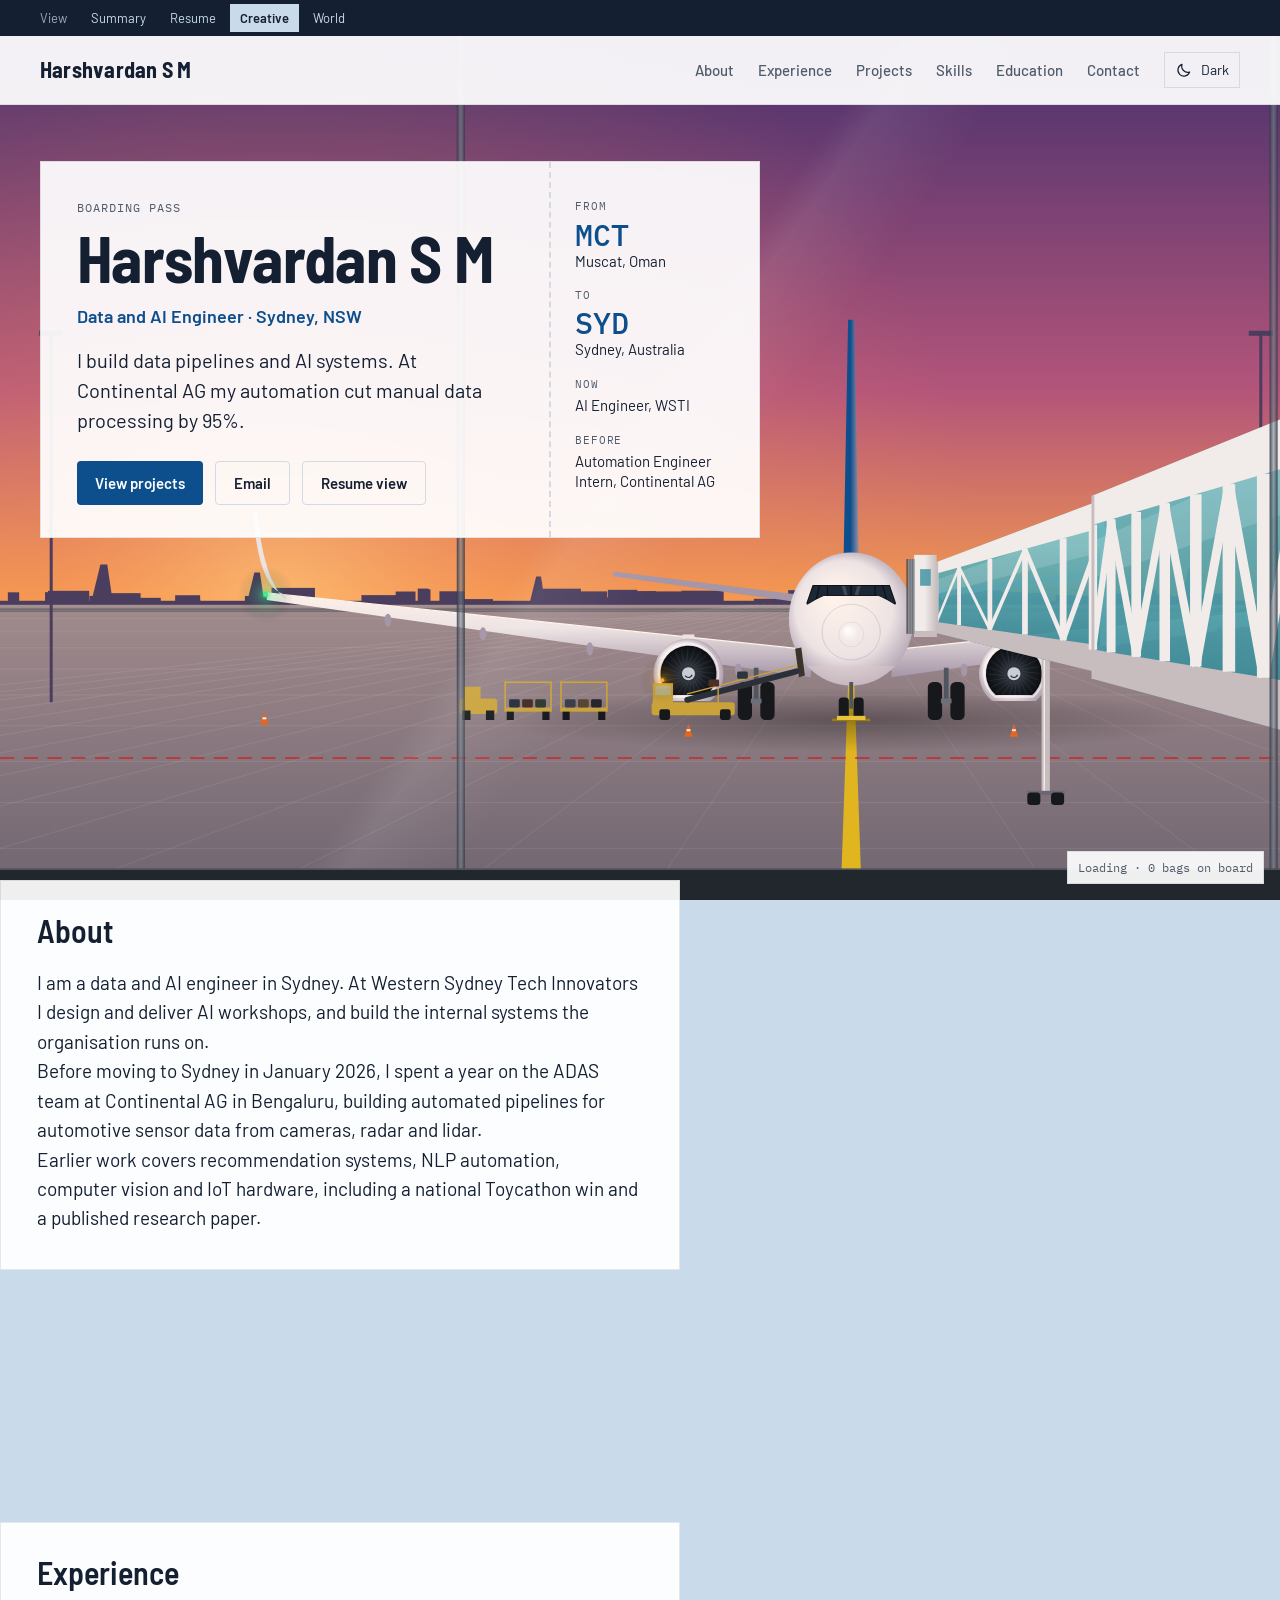
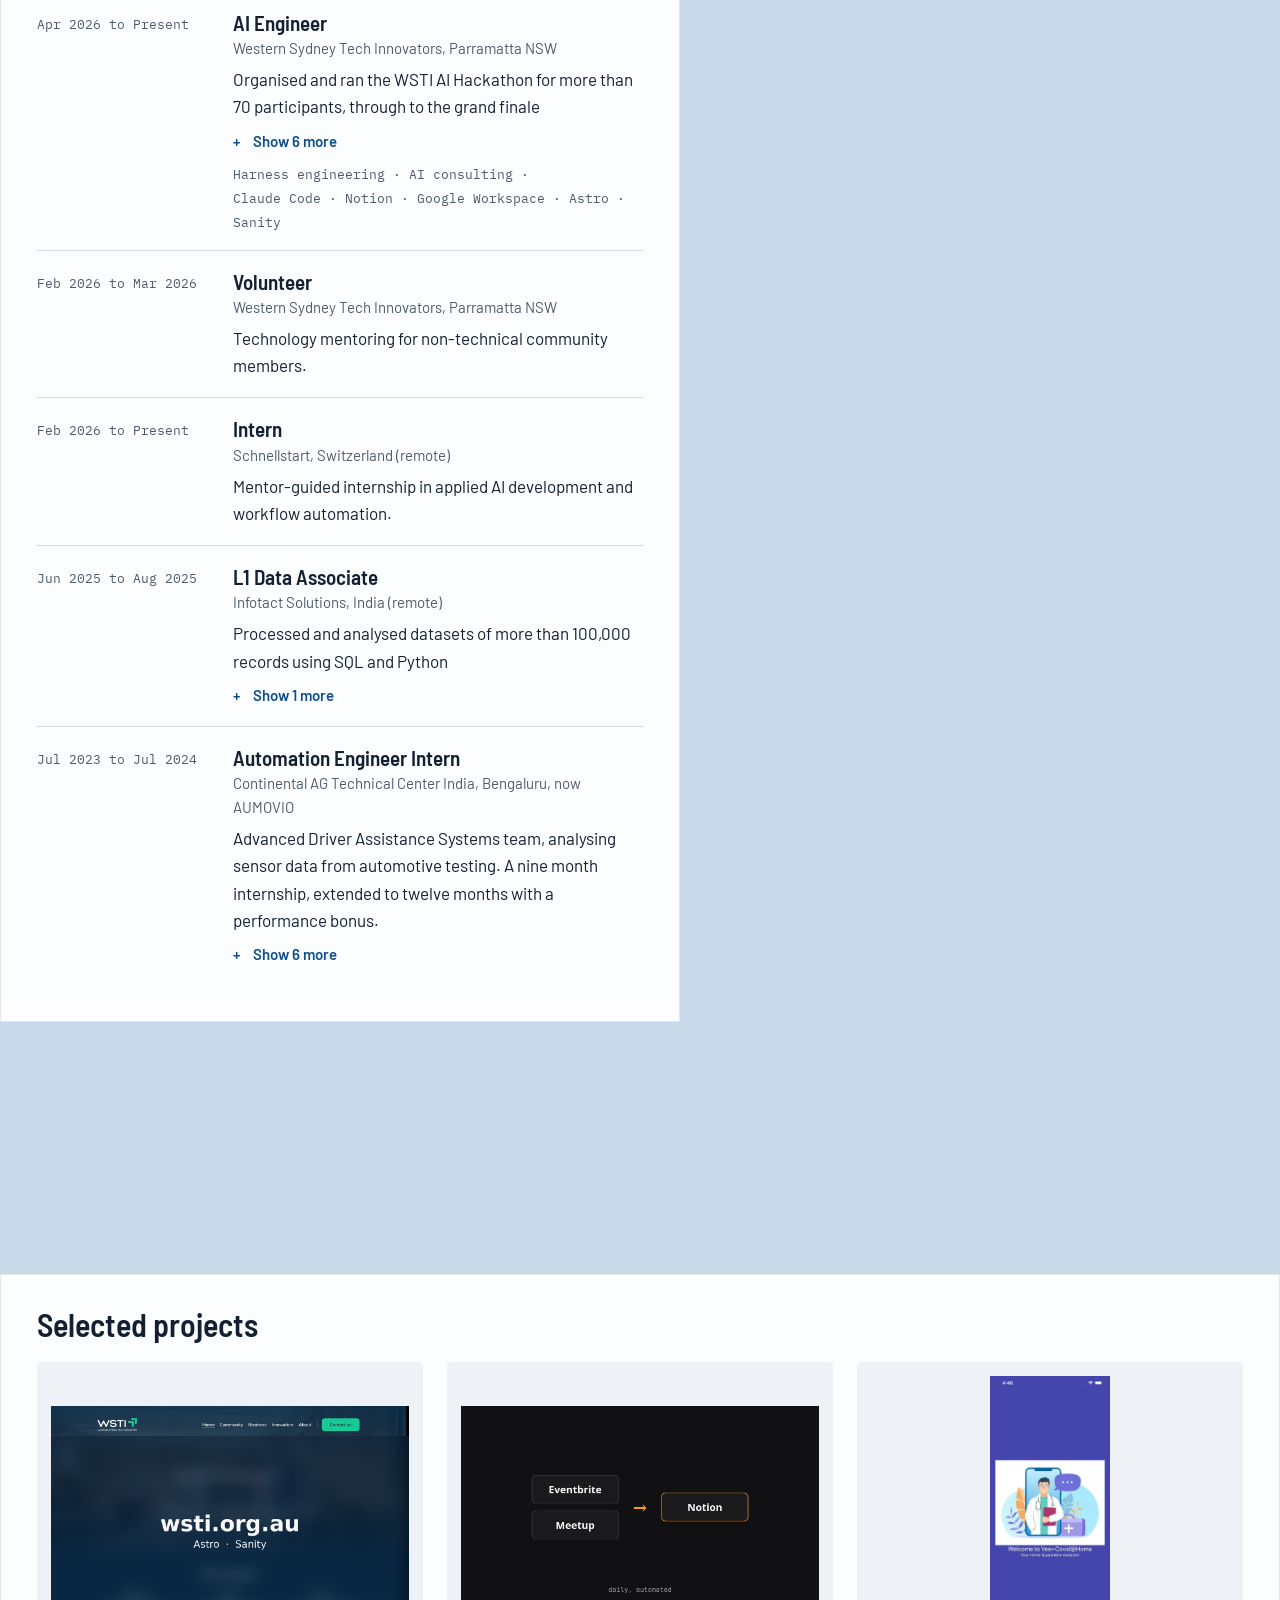
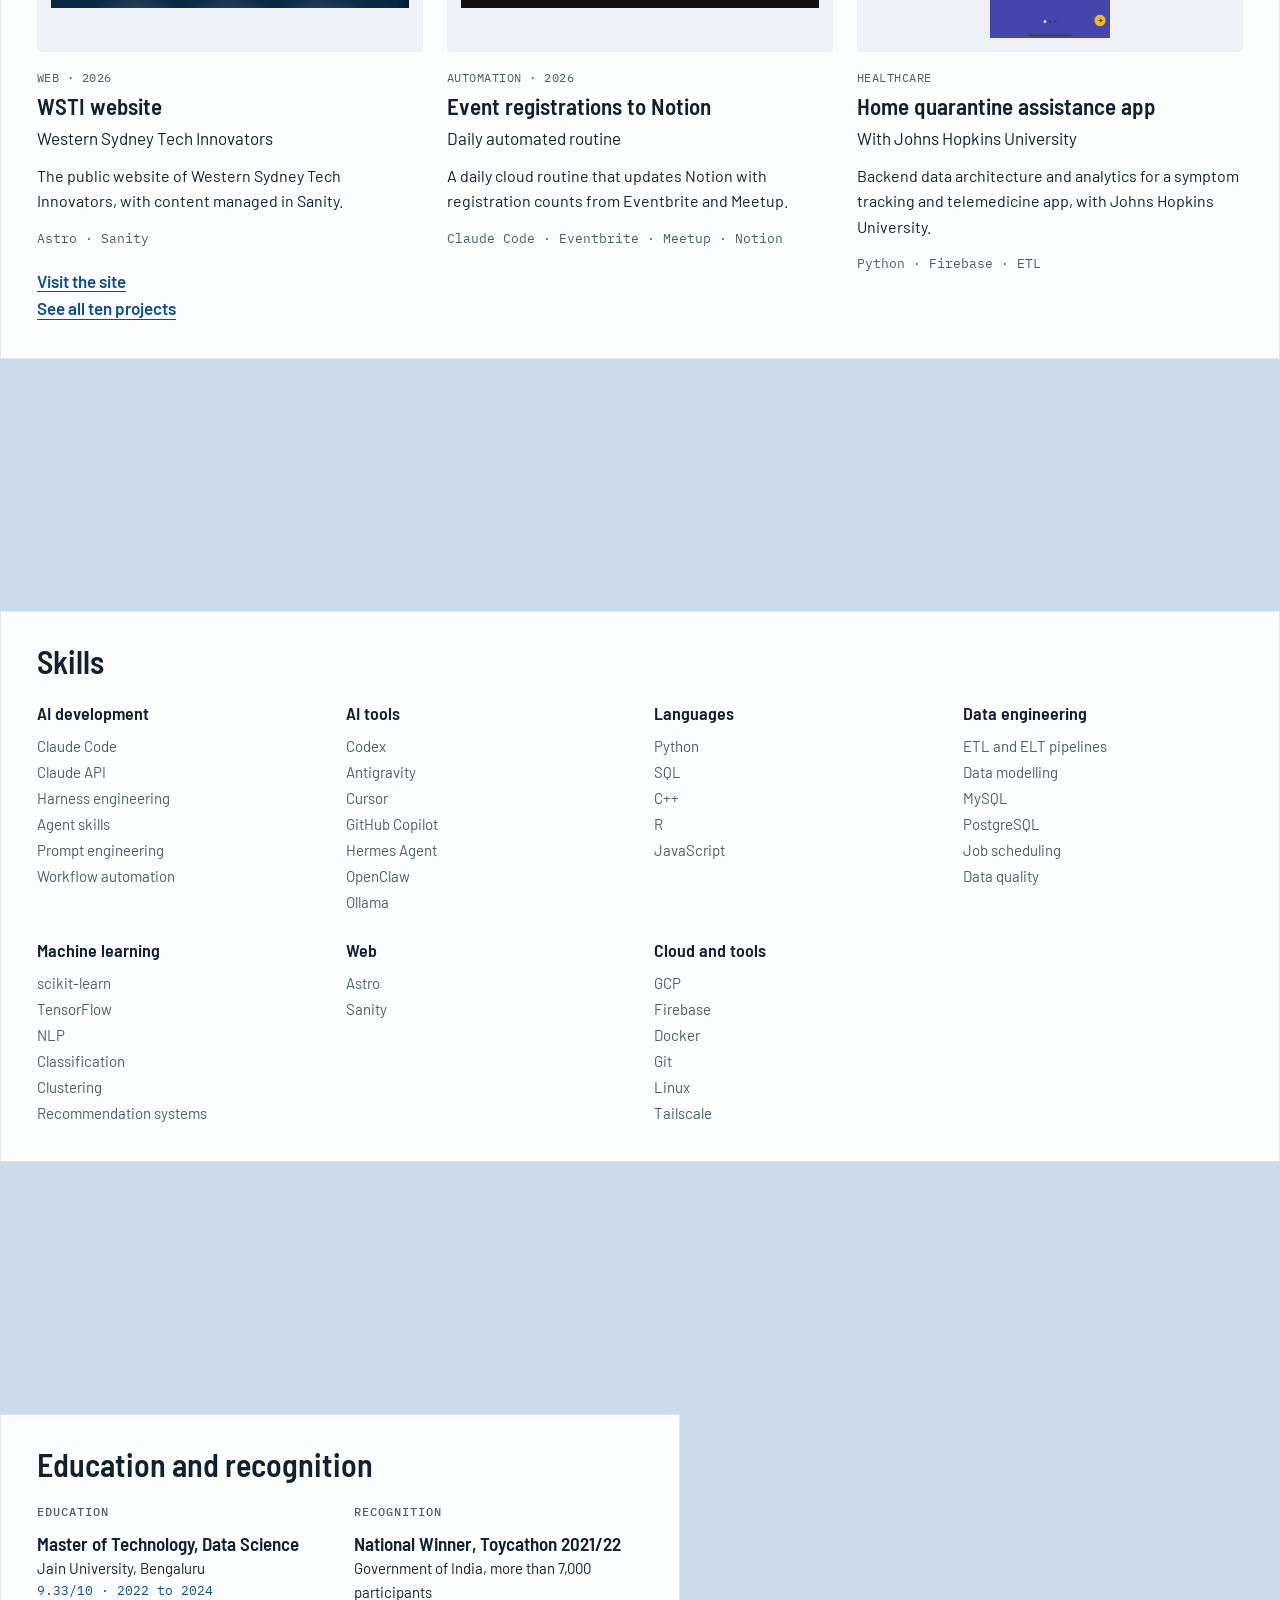
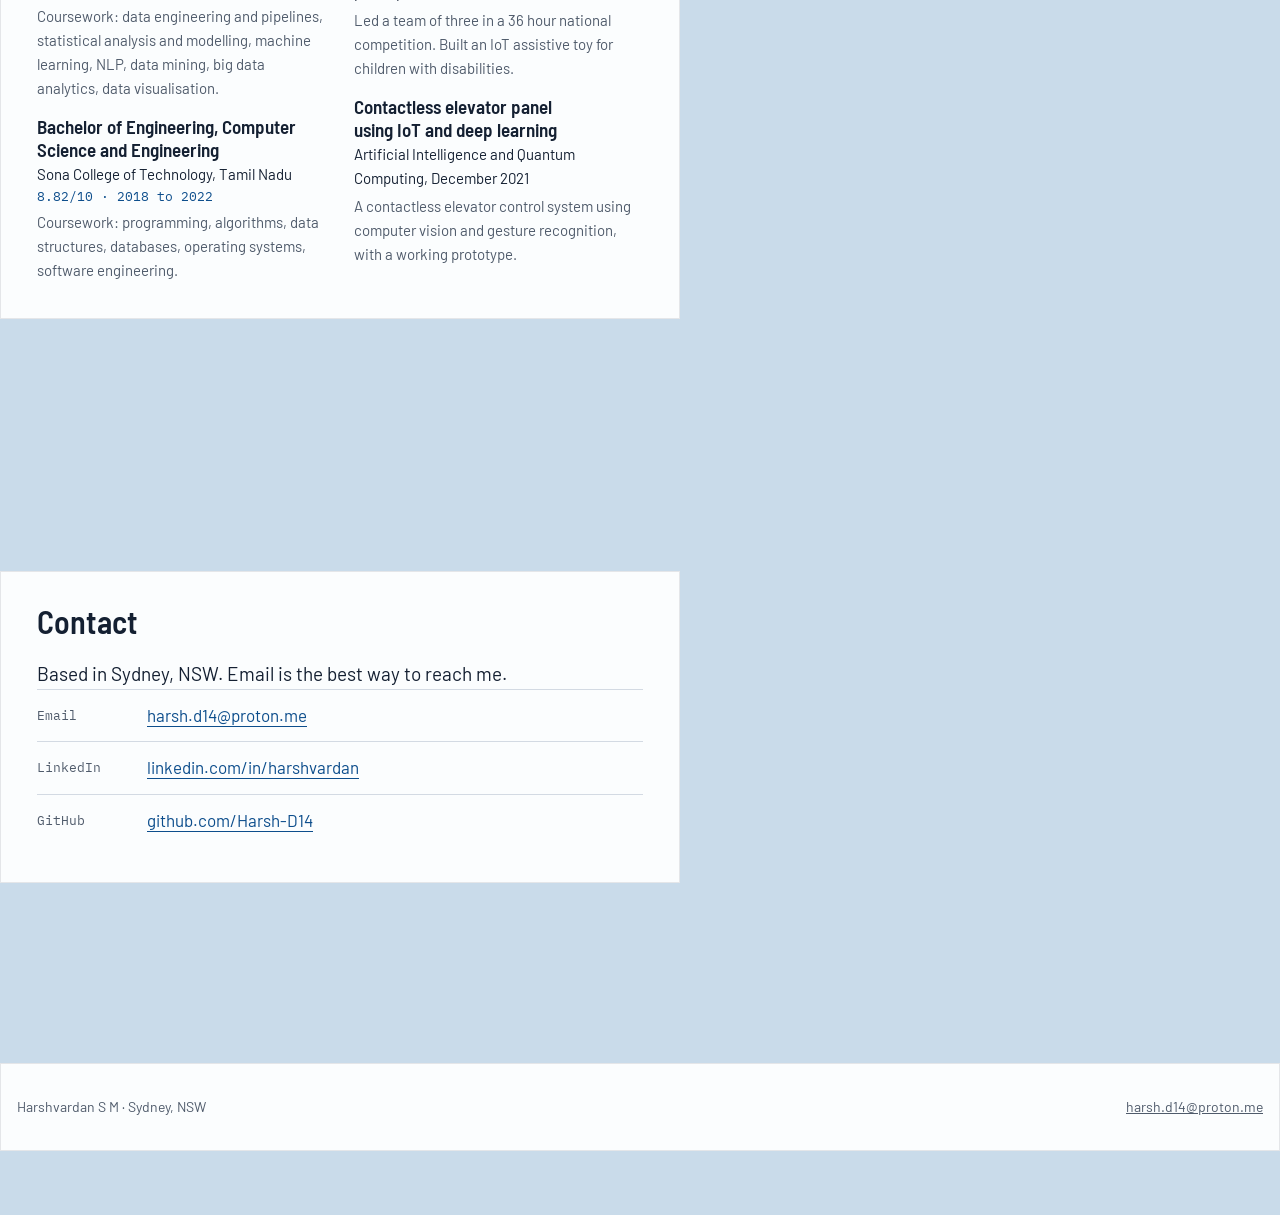
<file: creative/index.html>
<!doctype html>
<html lang="en-AU">
<head>
<meta charset="utf-8">
<meta name="viewport" content="width=device-width, initial-scale=1">
<title>Harshvardan S M · Data and AI Engineer</title>
<meta name="description" content="Harshvardan S M is a data and AI engineer in Sydney who builds data pipelines and AI systems.">
<meta name="theme-color" content="#0B1320">
<link rel="preconnect" href="https://fonts.googleapis.com">
<link rel="preconnect" href="https://fonts.gstatic.com" crossorigin>
<link rel="stylesheet" href="https://fonts.googleapis.com/css2?family=Barlow+Semi+Condensed:wght@500;600;700&family=Barlow:wght@400;500;600&family=IBM+Plex+Mono:wght@400;500&display=swap">
<link rel="stylesheet" href="style.css">
<script src="../shared/site.js"></script>
<script src="../shared/scene.js" defer></script>
</head>
<body>
<a class="skip" href="#main">Skip to content</a>
<div class="viewbar"><div class="wrap viewbar-inner"><span class="viewbar-label">View</span><nav class="viewbar-links" aria-label="Portfolio view"><a href="../index.html">Summary</a><a href="../resume/index.html">Resume</a><a href="../creative/index.html" aria-current="page">Creative</a><a href="../world/index.html">World</a></nav></div></div>
<canvas id="scene" aria-hidden="true"></canvas><p id="load-status" class="load-status" aria-live="polite">Loading</p>

<header class="site-header">
  <div class="wrap nav">
    <a class="wordmark" href="index.html">Harshvardan S M</a>
    <nav class="nav-links" aria-label="Main"><ul><li><a href="index.html#about">About</a></li><li><a href="index.html#experience">Experience</a></li><li><a href="index.html#projects">Projects</a></li><li><a href="index.html#skills">Skills</a></li><li><a href="index.html#education">Education</a></li><li><a href="index.html#contact">Contact</a></li></ul></nav>
    <button class="theme-toggle" type="button" aria-label="Switch theme"><svg viewBox="0 0 24 24" width="18" height="18" aria-hidden="true" class="i-sun"><circle cx="12" cy="12" r="4.2" fill="none" stroke="currentColor" stroke-width="1.6"/><g stroke="currentColor" stroke-width="1.6" stroke-linecap="round"><path d="M12 2.5v2.2M12 19.3v2.2M2.5 12h2.2M19.3 12h2.2M5.3 5.3l1.5 1.5M17.2 17.2l1.5 1.5M5.3 18.7l1.5-1.5M17.2 6.8l1.5-1.5"/></g></svg><svg viewBox="0 0 24 24" width="18" height="18" aria-hidden="true" class="i-moon"><path d="M19.5 14.6A8 8 0 0 1 9.4 4.5a8 8 0 1 0 10.1 10.1z" fill="none" stroke="currentColor" stroke-width="1.6" stroke-linejoin="round"/></svg><span class="theme-toggle-text">Dark</span></button>
    <details class="menu">
      <summary>Menu</summary>
      <nav aria-label="Main, small screens"><ul><li><a href="index.html#about">About</a></li><li><a href="index.html#experience">Experience</a></li><li><a href="index.html#projects">Projects</a></li><li><a href="index.html#skills">Skills</a></li><li><a href="index.html#education">Education</a></li><li><a href="index.html#contact">Contact</a></li></ul></nav>
    </details>
  </div>
</header>

<main id="main">
<section class="hero">
  <div class="wrap">
    <div class="pass">
      <div class="pass-main">
        <p class="pass-label">Boarding pass</p>
        <h1>Harshvardan S M</h1>
        <p class="hero-role">Data and AI Engineer · Sydney, NSW</p>
        <p class="lede">I build data pipelines and AI systems. At Continental AG my automation cut manual data processing by 95%.</p>
        <div class="actions">
          <a class="btn btn-primary" href="projects.html">View projects</a>
          <a class="btn btn-secondary" href="mailto:harsh.d14@proton.me">Email</a>
          <a class="btn btn-secondary" href="../resume/index.html">Resume view</a>
        </div>
      </div>
      <dl class="pass-stub">
        <div><dt>From</dt><dd><span class="code">MCT</span> Muscat, Oman</dd></div>
        <div><dt>To</dt><dd><span class="code">SYD</span> Sydney, Australia</dd></div>
        <div><dt>Now</dt><dd>AI Engineer, WSTI</dd></div>
        <div><dt>Before</dt><dd>Automation Engineer Intern, Continental AG</dd></div>
      </dl>
    </div>
  </div>
</section>
<section id="about" class="sec">
  <div class="wrap sec-grid">
    <div class="sec-head"><h2>About</h2></div>
    <div class="sec-body prose"><p>I am a data and AI engineer in Sydney. At Western Sydney Tech Innovators I design and deliver AI workshops, and build the internal systems the organisation runs on.</p><p>Before moving to Sydney in January 2026, I spent a year on the ADAS team at Continental AG in Bengaluru, building automated pipelines for automotive sensor data from cameras, radar and lidar.</p><p>Earlier work covers recommendation systems, NLP automation, computer vision and IoT hardware, including a national Toycathon win and a published research paper.</p></div>
  </div>
</section>
<section id="experience" class="sec">
  <div class="wrap sec-grid">
    <div class="sec-head"><h2>Experience</h2></div>
    <div class="sec-body roles"><article class="role">
      <p class="role-when">Apr 2026 to Present</p>
      <div class="role-main">
        <h3>AI Engineer</h3>
        <p class="role-org">Western Sydney Tech Innovators, Parramatta NSW</p>
        <p class="role-head">Organised and ran the WSTI AI Hackathon for more than 70 participants, through to the grand finale</p><details class="role-more"><summary>Show 6 more</summary><ul>
<li>Deliver AI training to students and small businesses through the Youth AI Engineers Club</li>
<li>Lead five club engineers on workshop and event delivery</li>
<li>Built the organisation&#x27;s public website, wsti.org.au, with Astro and Sanity</li>
<li>Built the Claude Code workspace the organisation runs on, including agent skills and a shared memory system</li>
<li>Built a daily cloud routine that updates Notion with event registration counts from Eventbrite and Meetup</li>
<li>Built a video content pipeline, and Python scripts for bulk participant email and certificate generation</li>
</ul></details><ul class="stack" aria-label="Focus and tools"><li>Harness engineering</li><li>AI consulting</li><li>Claude Code</li><li>Notion</li><li>Google Workspace</li><li>Astro</li><li>Sanity</li></ul>
      </div>
    </article><article class="role">
      <p class="role-when">Feb 2026 to Mar 2026</p>
      <div class="role-main">
        <h3>Volunteer</h3>
        <p class="role-org">Western Sydney Tech Innovators, Parramatta NSW</p>
        <p class="role-head">Technology mentoring for non-technical community members.</p>
      </div>
    </article><article class="role">
      <p class="role-when">Feb 2026 to Present</p>
      <div class="role-main">
        <h3>Intern</h3>
        <p class="role-org">Schnellstart, Switzerland (remote)</p>
        <p class="role-head">Mentor-guided internship in applied AI development and workflow automation.</p>
      </div>
    </article><article class="role">
      <p class="role-when">Jun 2025 to Aug 2025</p>
      <div class="role-main">
        <h3>L1 Data Associate</h3>
        <p class="role-org">Infotact Solutions, India (remote)</p>
        <p class="role-head">Processed and analysed datasets of more than 100,000 records using SQL and Python</p><details class="role-more"><summary>Show 1 more</summary><ul>
<li>Built reusable data cleaning and validation scripts that replaced manual spreadsheet work</li>
</ul></details>
      </div>
    </article><article class="role">
      <p class="role-when">Jul 2023 to Jul 2024</p>
      <div class="role-main">
        <h3>Automation Engineer Intern</h3>
        <p class="role-org">Continental AG Technical Center India, Bengaluru, now AUMOVIO</p>
        <p class="role-head">Advanced Driver Assistance Systems team, analysing sensor data from automotive testing. A nine month internship, extended to twelve months with a performance bonus.</p><details class="role-more"><summary>Show 6 more</summary><ul>
<li>Built end to end automated ETL pipelines in Python and SQL that cut manual data processing by 95%</li>
<li>Delivered a nine month automation project in two months, processing more than five million sensor records</li>
<li>Analysed camera, radar and lidar data to identify which sources were most useful for simulation</li>
<li>Designed job scheduling and orchestration with error handling, logging and monitoring dashboards</li>
<li>Worked with production databases of millions of records using optimised SQL</li>
<li>Presented technical findings to BMW partners on the project</li>
</ul></details>
      </div>
    </article></div>
  </div>
</section>
<section id="projects" class="sec">
  <div class="wrap sec-grid">
    <div class="sec-head"><h2>Selected projects</h2></div>
    <div class="sec-body">
      <div class="cards cards-3"><article class="card">
      <div class="card-media"><img src="../shared/img/wsti-1.jpg" alt="Western Sydney Tech Innovators website header" data-fit="contain" loading="lazy"></div>
      <div class="card-body">
        <p class="card-meta">Web · 2026</p>
        <h3>WSTI website</h3>
        <p class="card-where">Western Sydney Tech Innovators</p>
        <p class="card-summary">The public website of Western Sydney Tech Innovators, with content managed in Sanity.</p>
        <ul class="stack" aria-label="Tech stack"><li>Astro</li><li>Sanity</li></ul>
        <div class="card-actions"><a href="https://wsti.org.au">Visit the site</a></div>
      </div>
    </article><article class="card">
      <div class="card-media"><img src="../shared/img/events-1.jpg" alt="Diagram of Eventbrite and Meetup feeding Notion" data-fit="contain" loading="lazy"></div>
      <div class="card-body">
        <p class="card-meta">Automation · 2026</p>
        <h3>Event registrations to Notion</h3>
        <p class="card-where">Daily automated routine</p>
        <p class="card-summary">A daily cloud routine that updates Notion with registration counts from Eventbrite and Meetup.</p>
        <ul class="stack" aria-label="Tech stack"><li>Claude Code</li><li>Eventbrite</li><li>Meetup</li><li>Notion</li></ul>
      </div>
    </article><article class="card">
      <div class="card-media"><img src="../shared/img/care-2.jpg" alt="Onboarding screen" data-fit="contain" loading="lazy"></div>
      <div class="card-body">
        <p class="card-meta">Healthcare</p>
        <h3>Home quarantine assistance app</h3>
        <p class="card-where">With Johns Hopkins University</p>
        <p class="card-summary">Backend data architecture and analytics for a symptom tracking and telemedicine app, with Johns Hopkins University.</p>
        <ul class="stack" aria-label="Tech stack"><li>Python</li><li>Firebase</li><li>ETL</li></ul>
        
      </div>
    </article></div>
      <p class="more"><a href="projects.html">See all ten projects</a></p>
    </div>
  </div>
</section>
<section id="skills" class="sec">
  <div class="wrap sec-grid">
    <div class="sec-head"><h2>Skills</h2></div>
    <div class="sec-body skills"><div class="skill-group">
<h3>AI development</h3>
<ul>
<li>Claude Code</li>
<li>Claude API</li>
<li>Harness engineering</li>
<li>Agent skills</li>
<li>Prompt engineering</li>
<li>Workflow automation</li>
</ul>
</div>
<div class="skill-group">
<h3>AI tools</h3>
<ul>
<li>Codex</li>
<li>Antigravity</li>
<li>Cursor</li>
<li>GitHub Copilot</li>
<li>Hermes Agent</li>
<li>OpenClaw</li>
<li>Ollama</li>
</ul>
</div>
<div class="skill-group">
<h3>Languages</h3>
<ul>
<li>Python</li>
<li>SQL</li>
<li>C++</li>
<li>R</li>
<li>JavaScript</li>
</ul>
</div>
<div class="skill-group">
<h3>Data engineering</h3>
<ul>
<li>ETL and ELT pipelines</li>
<li>Data modelling</li>
<li>MySQL</li>
<li>PostgreSQL</li>
<li>Job scheduling</li>
<li>Data quality</li>
</ul>
</div>
<div class="skill-group">
<h3>Machine learning</h3>
<ul>
<li>scikit-learn</li>
<li>TensorFlow</li>
<li>NLP</li>
<li>Classification</li>
<li>Clustering</li>
<li>Recommendation systems</li>
</ul>
</div>
<div class="skill-group">
<h3>Web</h3>
<ul>
<li>Astro</li>
<li>Sanity</li>
</ul>
</div>
<div class="skill-group">
<h3>Cloud and tools</h3>
<ul>
<li>GCP</li>
<li>Firebase</li>
<li>Docker</li>
<li>Git</li>
<li>Linux</li>
<li>Tailscale</li>
</ul>
</div>
</div>
  </div>
</section>
<section id="education" class="sec">
  <div class="wrap sec-grid">
    <div class="sec-head"><h2>Education and recognition</h2></div>
    <div class="sec-body edu">
      <div class="edu-col"><h3 class="sub">Education</h3><ul class="edu-list"><li><h3>Master of Technology, Data Science</h3><p class="edu-org">Jain University, Bengaluru</p><p class="edu-note">9.33/10 · 2022 to 2024</p><p class="edu-more">Coursework: data engineering and pipelines, statistical analysis and modelling, machine learning, NLP, data mining, big data analytics, data visualisation.</p></li><li><h3>Bachelor of Engineering, Computer Science and Engineering</h3><p class="edu-org">Sona College of Technology, Tamil Nadu</p><p class="edu-note">8.82/10 · 2018 to 2022</p><p class="edu-more">Coursework: programming, algorithms, data structures, databases, operating systems, software engineering.</p></li></ul></div>
      <div class="edu-col"><h3 class="sub">Recognition</h3><ul class="edu-list"><li><h3>National Winner, Toycathon 2021/22</h3><p class="edu-org">Government of India, more than 7,000 participants</p><p class="edu-more">Led a team of three in a 36 hour national competition. Built an IoT assistive toy for children with disabilities.</p></li><li><h3>Contactless elevator panel using IoT and deep learning</h3><p class="edu-org">Artificial Intelligence and Quantum Computing, December 2021</p><p class="edu-more">A contactless elevator control system using computer vision and gesture recognition, with a working prototype.</p></li></ul></div>
    </div>
  </div>
</section>
<section id="contact" class="sec sec-contact">
  <div class="wrap sec-grid">
    <div class="sec-head"><h2>Contact</h2></div>
    <div class="sec-body">
      <p class="contact-lede">Based in Sydney, NSW. Email is the best way to reach me.</p>
      <dl class="contact-list">
        <div><dt>Email</dt><dd><a href="mailto:harsh.d14@proton.me">harsh.d14@proton.me</a></dd></div>
        <div><dt>LinkedIn</dt><dd><a href="https://www.linkedin.com/in/harshvardan">linkedin.com/in/harshvardan</a></dd></div>
        <div><dt>GitHub</dt><dd><a href="https://github.com/Harsh-D14">github.com/Harsh-D14</a></dd></div>
      </dl>
    </div>
  </div>
</section>
</main>
<footer class="site-footer">
  <div class="wrap footer-inner">
    <p>Harshvardan S M · Sydney, NSW</p>
    <p><a href="mailto:harsh.d14@proton.me">harsh.d14@proton.me</a></p>
  </div>
</footer>

</body>
</html>
</file>
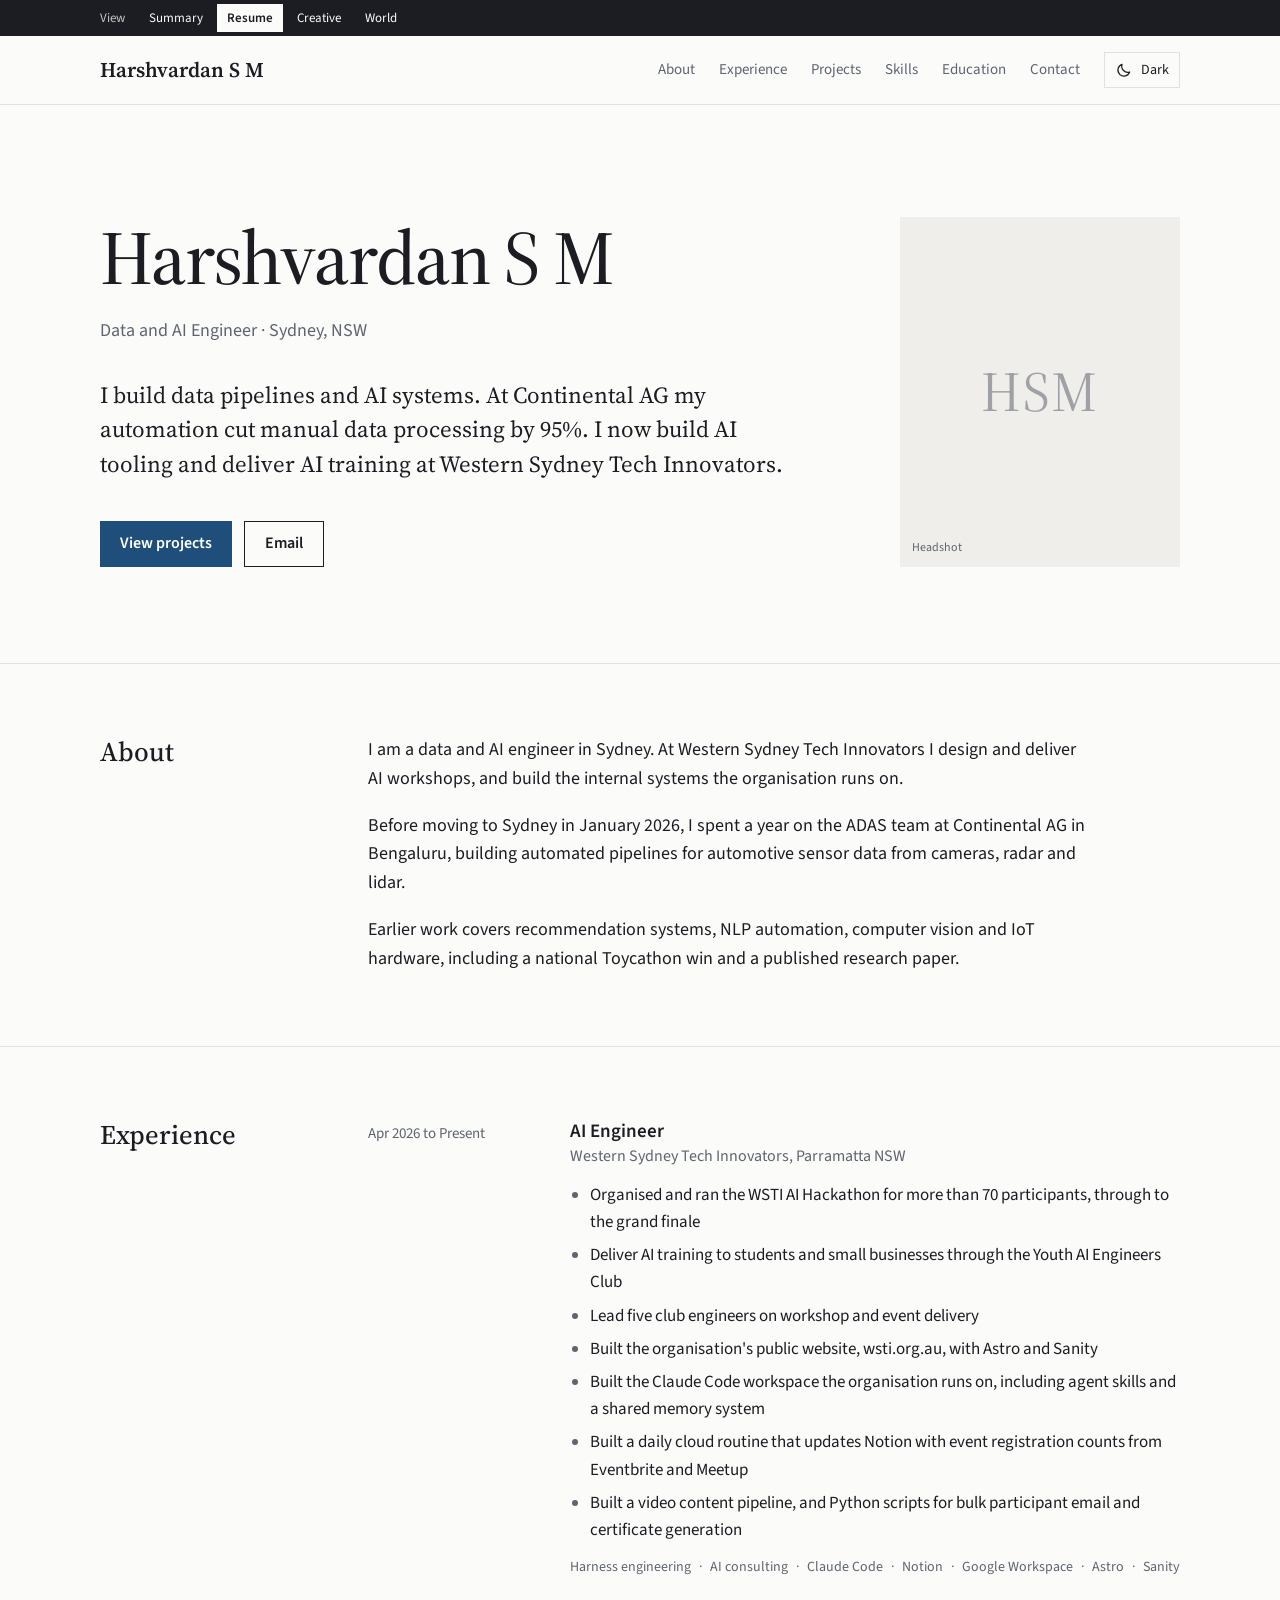
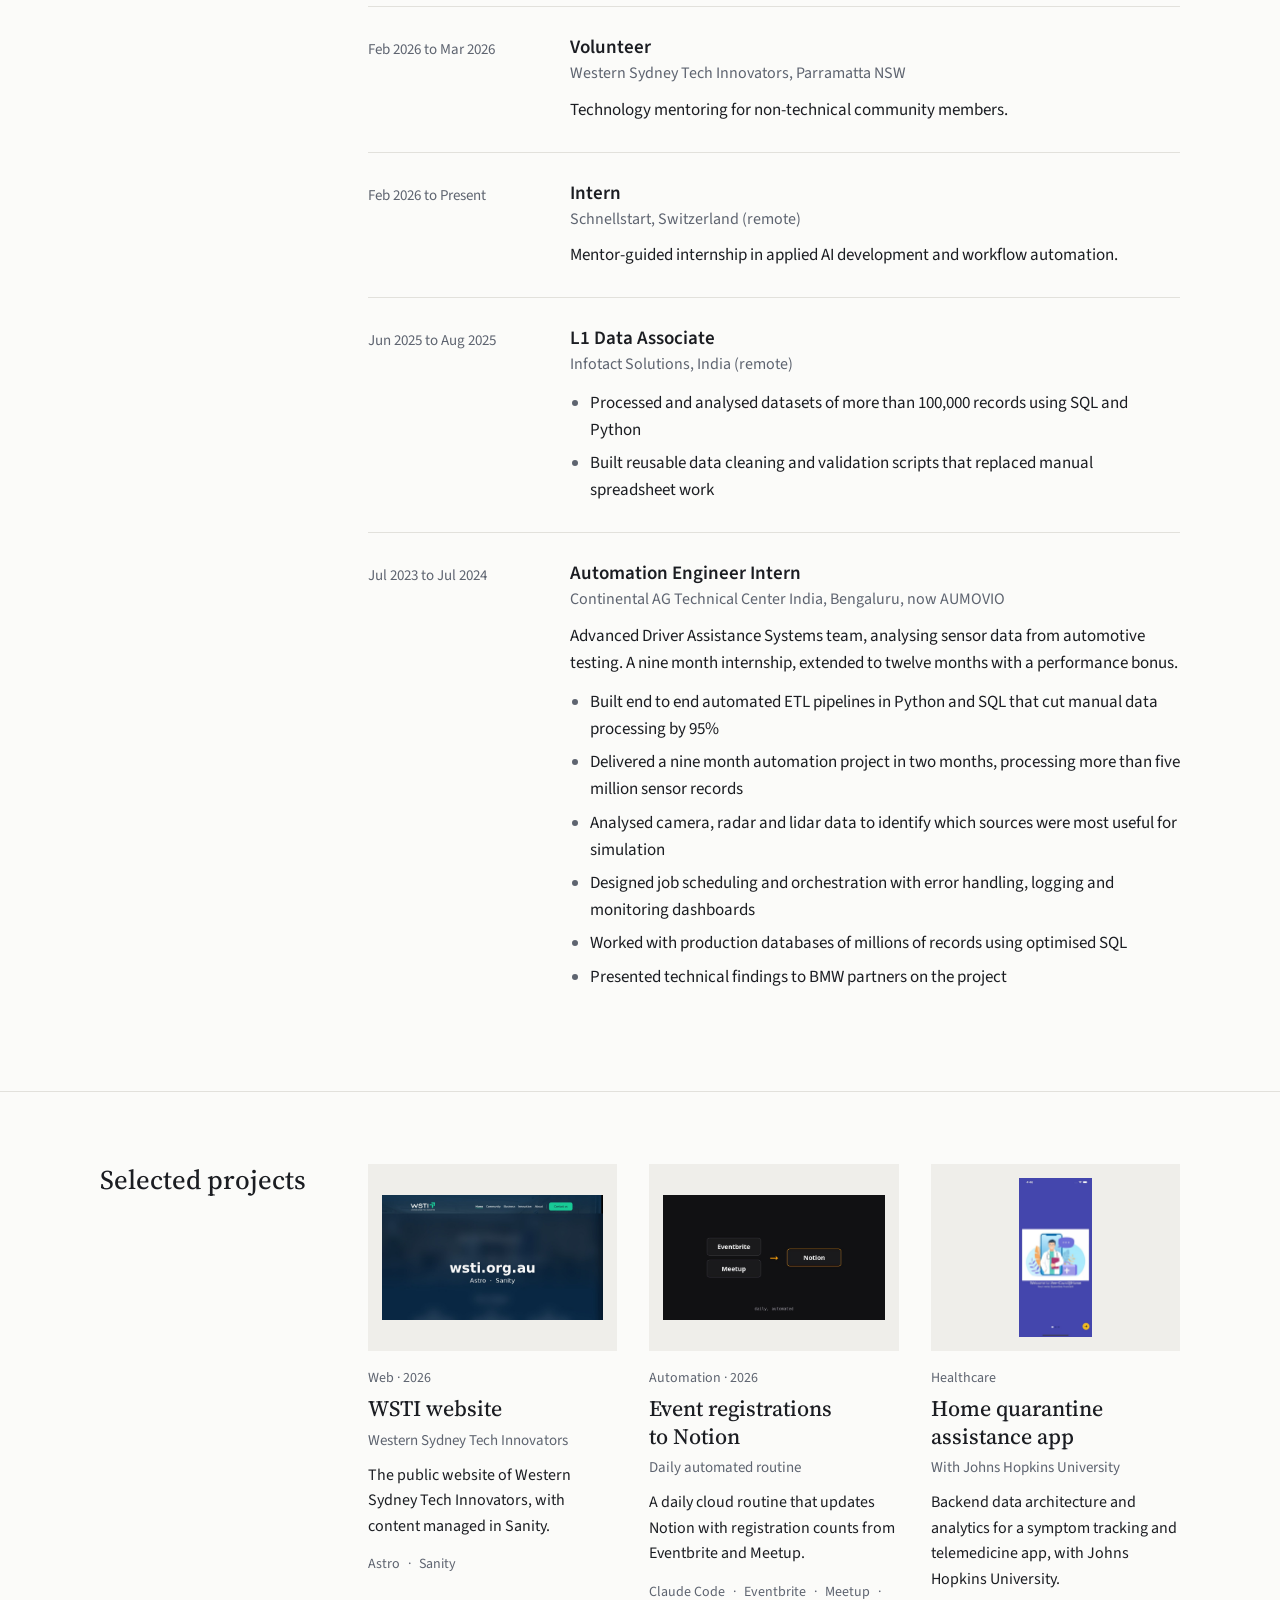
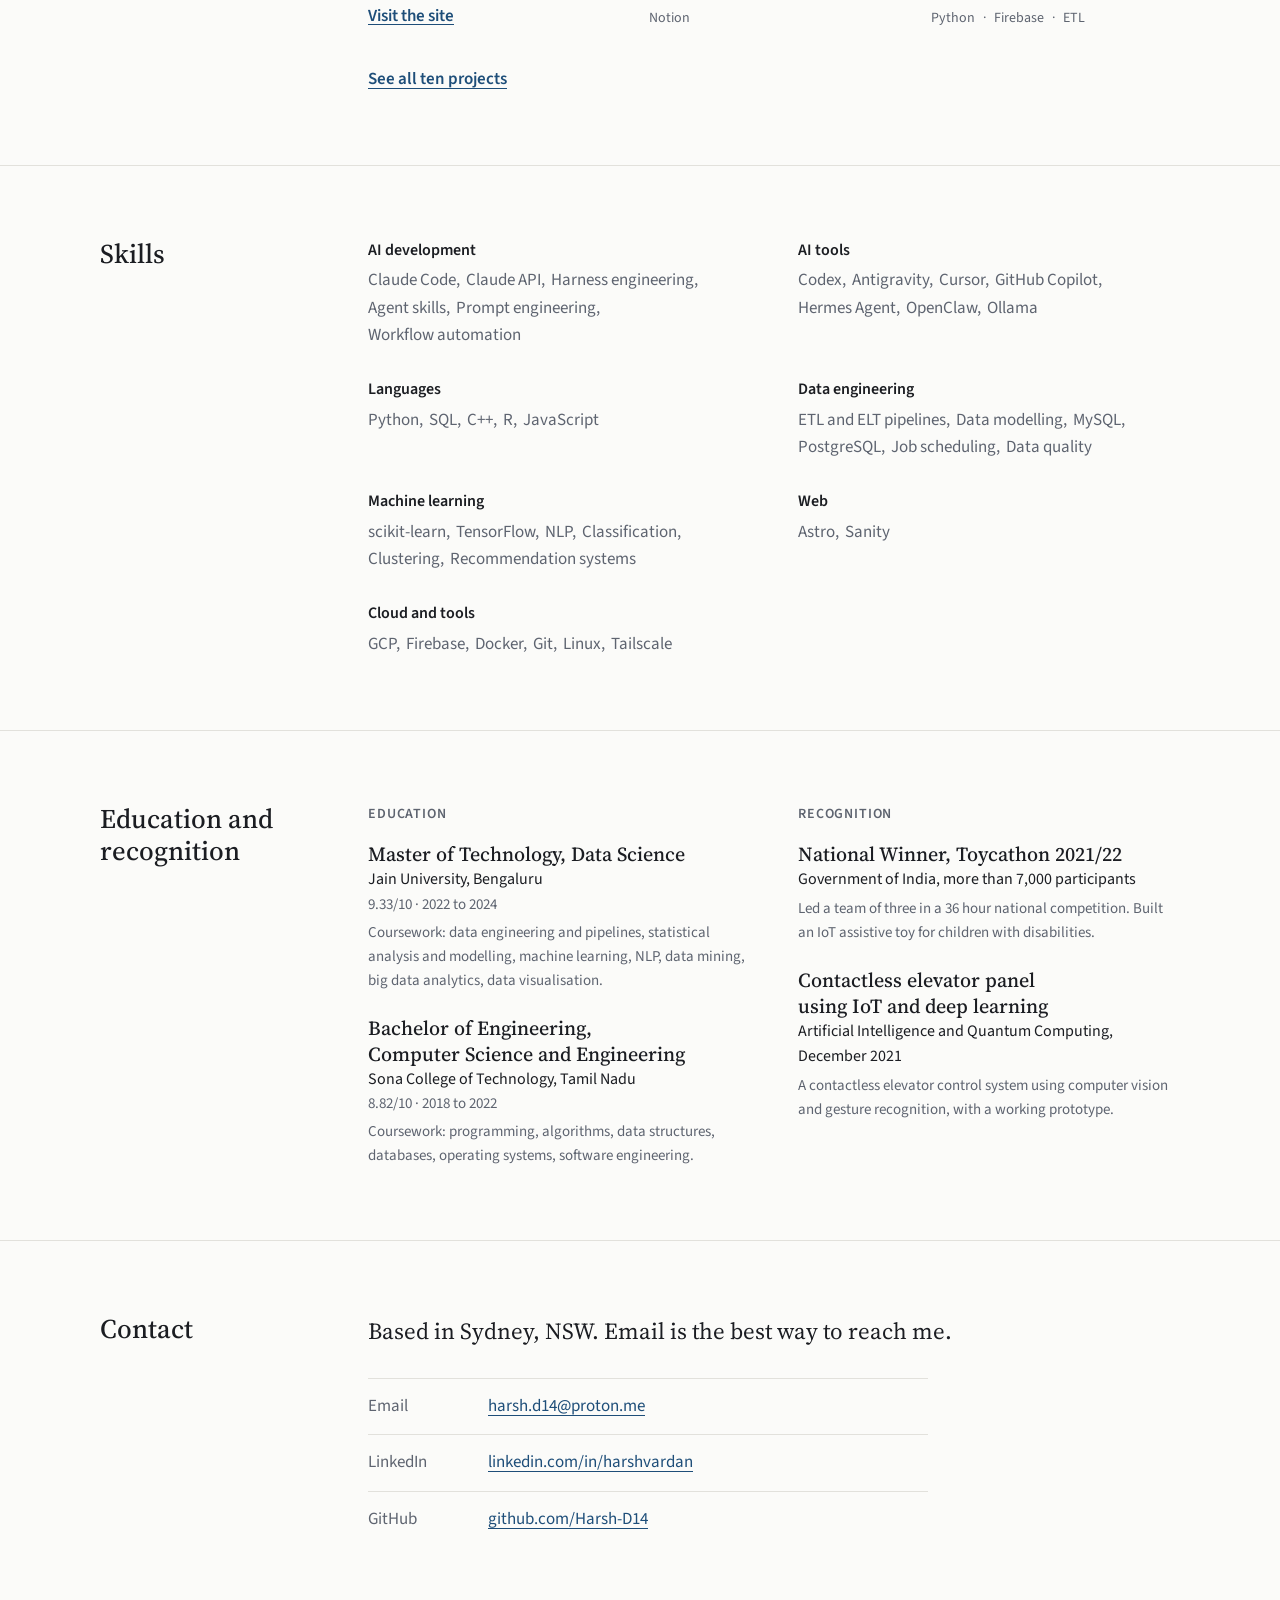
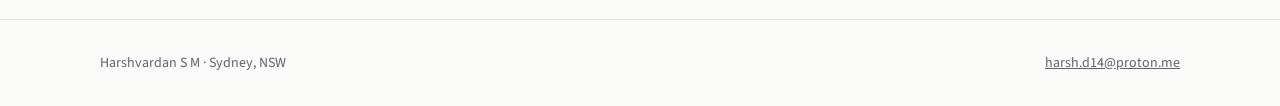
<file: resume/index.html>
<!doctype html>
<html lang="en-AU">
<head>
<meta charset="utf-8">
<meta name="viewport" content="width=device-width, initial-scale=1">
<title>Harshvardan S M · Data and AI Engineer</title>
<meta name="description" content="Harshvardan S M is a data and AI engineer in Sydney who builds data pipelines and AI systems.">
<meta name="theme-color" content="#FBFBF9">
<link rel="preconnect" href="https://fonts.googleapis.com">
<link rel="preconnect" href="https://fonts.gstatic.com" crossorigin>
<link rel="stylesheet" href="https://fonts.googleapis.com/css2?family=Source+Serif+4:opsz,wght@8..60,400;8..60,500;8..60,600&family=Source+Sans+3:wght@400;500;600&display=swap">
<link rel="stylesheet" href="style.css">
<script src="../shared/site.js"></script>

</head>
<body>
<a class="skip" href="#main">Skip to content</a>
<div class="viewbar"><div class="wrap viewbar-inner"><span class="viewbar-label">View</span><nav class="viewbar-links" aria-label="Portfolio view"><a href="../index.html">Summary</a><a href="../resume/index.html" aria-current="page">Resume</a><a href="../creative/index.html">Creative</a><a href="../world/index.html">World</a></nav></div></div>


<header class="site-header">
  <div class="wrap nav">
    <a class="wordmark" href="index.html">Harshvardan S M</a>
    <nav class="nav-links" aria-label="Main"><ul><li><a href="index.html#about">About</a></li><li><a href="index.html#experience">Experience</a></li><li><a href="index.html#projects">Projects</a></li><li><a href="index.html#skills">Skills</a></li><li><a href="index.html#education">Education</a></li><li><a href="index.html#contact">Contact</a></li></ul></nav>
    <button class="theme-toggle" type="button" aria-label="Switch theme"><svg viewBox="0 0 24 24" width="18" height="18" aria-hidden="true" class="i-sun"><circle cx="12" cy="12" r="4.2" fill="none" stroke="currentColor" stroke-width="1.6"/><g stroke="currentColor" stroke-width="1.6" stroke-linecap="round"><path d="M12 2.5v2.2M12 19.3v2.2M2.5 12h2.2M19.3 12h2.2M5.3 5.3l1.5 1.5M17.2 17.2l1.5 1.5M5.3 18.7l1.5-1.5M17.2 6.8l1.5-1.5"/></g></svg><svg viewBox="0 0 24 24" width="18" height="18" aria-hidden="true" class="i-moon"><path d="M19.5 14.6A8 8 0 0 1 9.4 4.5a8 8 0 1 0 10.1 10.1z" fill="none" stroke="currentColor" stroke-width="1.6" stroke-linejoin="round"/></svg><span class="theme-toggle-text">Dark</span></button>
    <details class="menu">
      <summary>Menu</summary>
      <nav aria-label="Main, small screens"><ul><li><a href="index.html#about">About</a></li><li><a href="index.html#experience">Experience</a></li><li><a href="index.html#projects">Projects</a></li><li><a href="index.html#skills">Skills</a></li><li><a href="index.html#education">Education</a></li><li><a href="index.html#contact">Contact</a></li></ul></nav>
    </details>
  </div>
</header>

<main id="main">
<section class="hero">
  <div class="wrap hero-grid">
    <div class="hero-text">
      <h1>Harshvardan S M</h1>
      <p class="hero-role">Data and AI Engineer · Sydney, NSW</p>
      <p class="lede">I build data pipelines and AI systems. At Continental AG my automation cut manual data processing by 95%. I now build AI tooling and deliver AI training at Western Sydney Tech Innovators.</p>
      <div class="actions">
        <a class="btn btn-primary" href="projects.html">View projects</a>
        <a class="btn btn-secondary" href="mailto:harsh.d14@proton.me">Email</a>
      </div>
    </div>
    <figure class="portrait">
      <div class="portrait-frame" role="img" aria-label="Headshot placeholder">
        <span class="portrait-initials" aria-hidden="true">HSM</span>
        <span class="portrait-note">Headshot</span>
      </div>
    </figure>
    
  </div>
</section>
<section id="about" class="sec">
  <div class="wrap sec-grid">
    <div class="sec-head"><h2>About</h2></div>
    <div class="sec-body prose"><p>I am a data and AI engineer in Sydney. At Western Sydney Tech Innovators I design and deliver AI workshops, and build the internal systems the organisation runs on.</p><p>Before moving to Sydney in January 2026, I spent a year on the ADAS team at Continental AG in Bengaluru, building automated pipelines for automotive sensor data from cameras, radar and lidar.</p><p>Earlier work covers recommendation systems, NLP automation, computer vision and IoT hardware, including a national Toycathon win and a published research paper.</p></div>
  </div>
</section>
<section id="experience" class="sec">
  <div class="wrap sec-grid">
    <div class="sec-head"><h2>Experience</h2></div>
    <div class="sec-body roles"><article class="role">
      <p class="role-when">Apr 2026 to Present</p>
      <div class="role-main">
        <h3>AI Engineer</h3>
        <p class="role-org">Western Sydney Tech Innovators, Parramatta NSW</p>
        <ul><li>Organised and ran the WSTI AI Hackathon for more than 70 participants, through to the grand finale</li><li>Deliver AI training to students and small businesses through the Youth AI Engineers Club</li><li>Lead five club engineers on workshop and event delivery</li><li>Built the organisation&#x27;s public website, wsti.org.au, with Astro and Sanity</li><li>Built the Claude Code workspace the organisation runs on, including agent skills and a shared memory system</li><li>Built a daily cloud routine that updates Notion with event registration counts from Eventbrite and Meetup</li><li>Built a video content pipeline, and Python scripts for bulk participant email and certificate generation</li></ul><ul class="stack" aria-label="Focus and tools"><li>Harness engineering</li><li>AI consulting</li><li>Claude Code</li><li>Notion</li><li>Google Workspace</li><li>Astro</li><li>Sanity</li></ul>
      </div>
    </article><article class="role">
      <p class="role-when">Feb 2026 to Mar 2026</p>
      <div class="role-main">
        <h3>Volunteer</h3>
        <p class="role-org">Western Sydney Tech Innovators, Parramatta NSW</p>
        <p class="role-note">Technology mentoring for non-technical community members.</p>
      </div>
    </article><article class="role">
      <p class="role-when">Feb 2026 to Present</p>
      <div class="role-main">
        <h3>Intern</h3>
        <p class="role-org">Schnellstart, Switzerland (remote)</p>
        <p class="role-note">Mentor-guided internship in applied AI development and workflow automation.</p>
      </div>
    </article><article class="role">
      <p class="role-when">Jun 2025 to Aug 2025</p>
      <div class="role-main">
        <h3>L1 Data Associate</h3>
        <p class="role-org">Infotact Solutions, India (remote)</p>
        <ul><li>Processed and analysed datasets of more than 100,000 records using SQL and Python</li><li>Built reusable data cleaning and validation scripts that replaced manual spreadsheet work</li></ul>
      </div>
    </article><article class="role">
      <p class="role-when">Jul 2023 to Jul 2024</p>
      <div class="role-main">
        <h3>Automation Engineer Intern</h3>
        <p class="role-org">Continental AG Technical Center India, Bengaluru, now AUMOVIO</p>
        <p class="role-note">Advanced Driver Assistance Systems team, analysing sensor data from automotive testing. A nine month internship, extended to twelve months with a performance bonus.</p><ul><li>Built end to end automated ETL pipelines in Python and SQL that cut manual data processing by 95%</li><li>Delivered a nine month automation project in two months, processing more than five million sensor records</li><li>Analysed camera, radar and lidar data to identify which sources were most useful for simulation</li><li>Designed job scheduling and orchestration with error handling, logging and monitoring dashboards</li><li>Worked with production databases of millions of records using optimised SQL</li><li>Presented technical findings to BMW partners on the project</li></ul>
      </div>
    </article></div>
  </div>
</section>
<section id="projects" class="sec">
  <div class="wrap sec-grid">
    <div class="sec-head"><h2>Selected projects</h2></div>
    <div class="sec-body">
      <div class="cards cards-3"><article class="card">
      <div class="card-media"><img src="../shared/img/wsti-1.jpg" alt="Western Sydney Tech Innovators website header" data-fit="contain" loading="lazy"></div>
      <div class="card-body">
        <p class="card-meta">Web · 2026</p>
        <h3>WSTI website</h3>
        <p class="card-where">Western Sydney Tech Innovators</p>
        <p class="card-summary">The public website of Western Sydney Tech Innovators, with content managed in Sanity.</p>
        <ul class="stack" aria-label="Tech stack"><li>Astro</li><li>Sanity</li></ul>
        <div class="card-actions"><a href="https://wsti.org.au">Visit the site</a></div>
      </div>
    </article><article class="card">
      <div class="card-media"><img src="../shared/img/events-1.jpg" alt="Diagram of Eventbrite and Meetup feeding Notion" data-fit="contain" loading="lazy"></div>
      <div class="card-body">
        <p class="card-meta">Automation · 2026</p>
        <h3>Event registrations to Notion</h3>
        <p class="card-where">Daily automated routine</p>
        <p class="card-summary">A daily cloud routine that updates Notion with registration counts from Eventbrite and Meetup.</p>
        <ul class="stack" aria-label="Tech stack"><li>Claude Code</li><li>Eventbrite</li><li>Meetup</li><li>Notion</li></ul>
      </div>
    </article><article class="card">
      <div class="card-media"><img src="../shared/img/care-2.jpg" alt="Onboarding screen" data-fit="contain" loading="lazy"></div>
      <div class="card-body">
        <p class="card-meta">Healthcare</p>
        <h3>Home quarantine assistance app</h3>
        <p class="card-where">With Johns Hopkins University</p>
        <p class="card-summary">Backend data architecture and analytics for a symptom tracking and telemedicine app, with Johns Hopkins University.</p>
        <ul class="stack" aria-label="Tech stack"><li>Python</li><li>Firebase</li><li>ETL</li></ul>
        
      </div>
    </article></div>
      <p class="more"><a href="projects.html">See all ten projects</a></p>
    </div>
  </div>
</section>
<section id="skills" class="sec">
  <div class="wrap sec-grid">
    <div class="sec-head"><h2>Skills</h2></div>
    <div class="sec-body skills"><div class="skill-group"><h3>AI development</h3><ul><li>Claude Code</li><li>Claude API</li><li>Harness engineering</li><li>Agent skills</li><li>Prompt engineering</li><li>Workflow automation</li></ul></div><div class="skill-group"><h3>AI tools</h3><ul><li>Codex</li><li>Antigravity</li><li>Cursor</li><li>GitHub Copilot</li><li>Hermes Agent</li><li>OpenClaw</li><li>Ollama</li></ul></div><div class="skill-group"><h3>Languages</h3><ul><li>Python</li><li>SQL</li><li>C++</li><li>R</li><li>JavaScript</li></ul></div><div class="skill-group"><h3>Data engineering</h3><ul><li>ETL and ELT pipelines</li><li>Data modelling</li><li>MySQL</li><li>PostgreSQL</li><li>Job scheduling</li><li>Data quality</li></ul></div><div class="skill-group"><h3>Machine learning</h3><ul><li>scikit-learn</li><li>TensorFlow</li><li>NLP</li><li>Classification</li><li>Clustering</li><li>Recommendation systems</li></ul></div><div class="skill-group"><h3>Web</h3><ul><li>Astro</li><li>Sanity</li></ul></div><div class="skill-group"><h3>Cloud and tools</h3><ul><li>GCP</li><li>Firebase</li><li>Docker</li><li>Git</li><li>Linux</li><li>Tailscale</li></ul></div></div>
  </div>
</section>
<section id="education" class="sec">
  <div class="wrap sec-grid">
    <div class="sec-head"><h2>Education and recognition</h2></div>
    <div class="sec-body edu">
      <div class="edu-col"><h3 class="sub">Education</h3><ul class="edu-list"><li><h3>Master of Technology, Data Science</h3><p class="edu-org">Jain University, Bengaluru</p><p class="edu-note">9.33/10 · 2022 to 2024</p><p class="edu-more">Coursework: data engineering and pipelines, statistical analysis and modelling, machine learning, NLP, data mining, big data analytics, data visualisation.</p></li><li><h3>Bachelor of Engineering, Computer Science and Engineering</h3><p class="edu-org">Sona College of Technology, Tamil Nadu</p><p class="edu-note">8.82/10 · 2018 to 2022</p><p class="edu-more">Coursework: programming, algorithms, data structures, databases, operating systems, software engineering.</p></li></ul></div>
      <div class="edu-col"><h3 class="sub">Recognition</h3><ul class="edu-list"><li><h3>National Winner, Toycathon 2021/22</h3><p class="edu-org">Government of India, more than 7,000 participants</p><p class="edu-more">Led a team of three in a 36 hour national competition. Built an IoT assistive toy for children with disabilities.</p></li><li><h3>Contactless elevator panel using IoT and deep learning</h3><p class="edu-org">Artificial Intelligence and Quantum Computing, December 2021</p><p class="edu-more">A contactless elevator control system using computer vision and gesture recognition, with a working prototype.</p></li></ul></div>
    </div>
  </div>
</section>
<section id="contact" class="sec sec-contact">
  <div class="wrap sec-grid">
    <div class="sec-head"><h2>Contact</h2></div>
    <div class="sec-body">
      <p class="contact-lede">Based in Sydney, NSW. Email is the best way to reach me.</p>
      <dl class="contact-list">
        <div><dt>Email</dt><dd><a href="mailto:harsh.d14@proton.me">harsh.d14@proton.me</a></dd></div>
        <div><dt>LinkedIn</dt><dd><a href="https://www.linkedin.com/in/harshvardan">linkedin.com/in/harshvardan</a></dd></div>
        <div><dt>GitHub</dt><dd><a href="https://github.com/Harsh-D14">github.com/Harsh-D14</a></dd></div>
      </dl>
    </div>
  </div>
</section>
</main>
<footer class="site-footer">
  <div class="wrap footer-inner">
    <p>Harshvardan S M · Sydney, NSW</p>
    <p><a href="mailto:harsh.d14@proton.me">harsh.d14@proton.me</a></p>
  </div>
</footer>

</body>
</html>
</file>
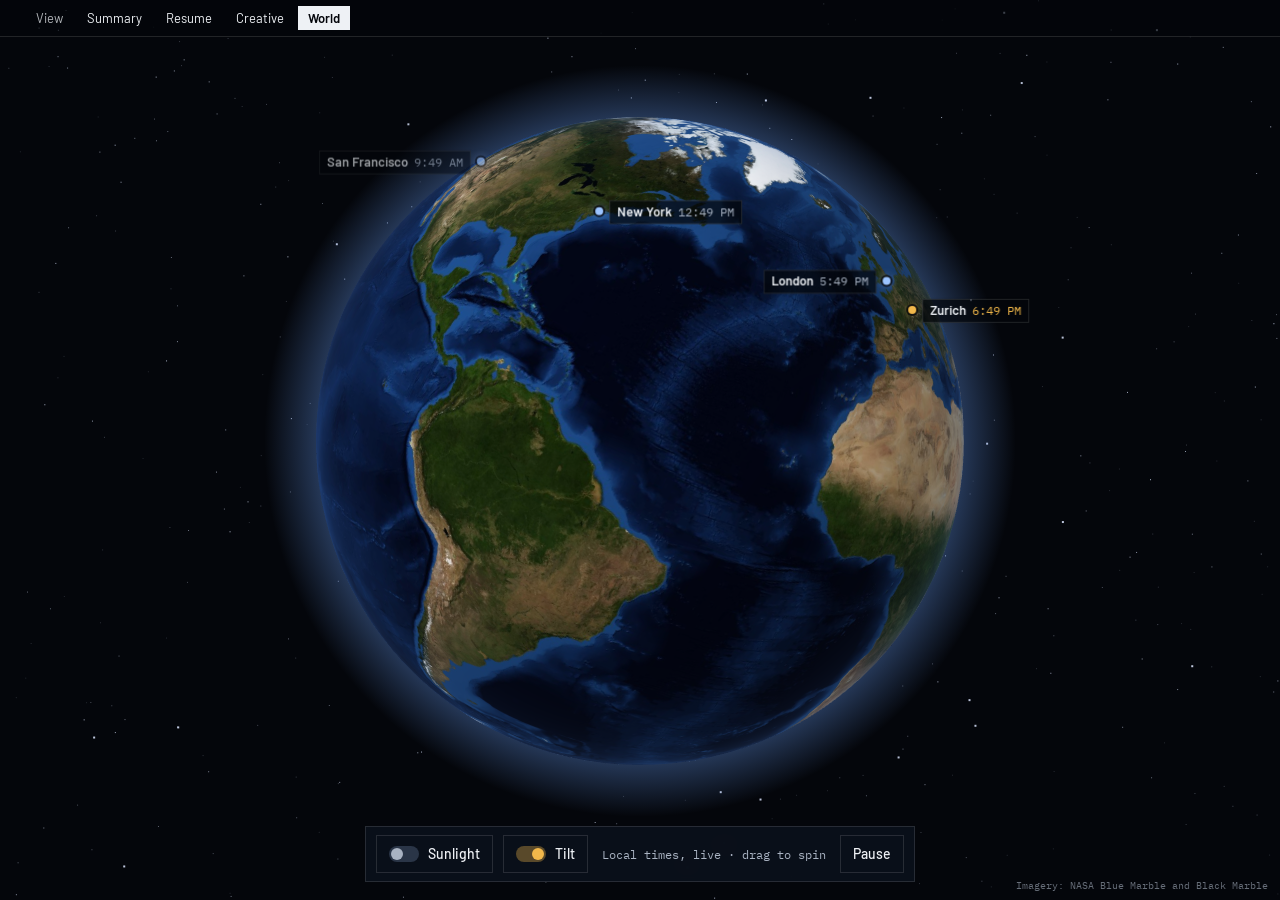
<file: world/index.html>
<!doctype html>
<html lang="en-AU">
<head>
<meta charset="utf-8">
<meta name="viewport" content="width=device-width, initial-scale=1, viewport-fit=cover">
<title>World · Harshvardan S M</title>
<meta name="description" content="A spinning globe with live local times pinned on cities, and a mode that shows the real sunlight for right now.">
<meta name="theme-color" content="#04060B">
<link rel="preconnect" href="https://fonts.googleapis.com">
<link rel="preconnect" href="https://fonts.gstatic.com" crossorigin>
<link rel="stylesheet" href="https://fonts.googleapis.com/css2?family=Barlow:wght@400;500;600&family=IBM+Plex+Mono:wght@400;500&display=swap">
<link rel="stylesheet" href="style.css">
</head>
<body>
<a class="skip" href="#controls">Skip to globe controls</a>
<div class="viewbar"><div class="viewbar-inner"><span class="viewbar-label">View</span><nav class="viewbar-links" aria-label="Portfolio view"><a href="../index.html">Summary</a><a href="../resume/index.html">Resume</a><a href="../creative/index.html">Creative</a><a href="index.html" aria-current="page">World</a></nav></div></div>

<main id="main">
  <h1 class="visually-hidden">World view, local times around the globe</h1>
  <canvas id="space" aria-hidden="true"></canvas>
  <canvas id="globe" tabindex="0" role="img" aria-label="A spinning globe of the Earth with local times pinned on cities. Drag it or use the arrow keys to turn it."></canvas>
  <div id="pins" aria-hidden="true"></div>
  <p id="loading" class="loading">Loading the globe</p>
  <p id="fallback" class="loading" hidden>This browser cannot draw the globe. The local times are listed below.</p>

  <div class="controls" id="controls" role="group" aria-label="Globe controls">
    <button type="button" class="toggle" id="sun" aria-pressed="false"><span class="switch" aria-hidden="true"></span>Sunlight</button>
    <button type="button" class="toggle" id="tilt" aria-pressed="true"><span class="switch" aria-hidden="true"></span>Tilt</button>
    <p class="clock" id="clock" aria-live="off">Local times, live · drag to spin</p>
    <button type="button" class="btn" id="pause" aria-pressed="false">Pause</button>
  </div>

  <h2 class="visually-hidden">Local times</h2>
  <ul id="times" class="visually-hidden"></ul>
</main>

<p class="credit">Imagery: NASA Blue Marble and Black Marble</p>
<script src="../shared/globe.js"></script>
<script src="../shared/world.js"></script>
</body>
</html>
</file>
<file: creative/style.css>
/* Shared structure. Each direction sets tokens and its own look below. */
*, *::before, *::after { box-sizing: border-box; }
html { -webkit-text-size-adjust: 100%; scroll-behavior: smooth; scroll-padding-top: 88px; }
@media (prefers-reduced-motion: reduce) { html { scroll-behavior: auto; } }
body { margin: 0; background: var(--bg); color: var(--text); font-family: var(--font-body); font-size: 17px; line-height: 1.6; text-rendering: optimizeLegibility; -webkit-font-smoothing: antialiased; }
img { max-width: 100%; display: block; }
h1, h2, h3 { text-wrap: balance; margin: 0; }
p, ul, dl, dd, figure { margin: 0; }
ul { padding: 0; list-style: none; }
a { color: inherit; }
:focus-visible { outline: 2px solid var(--focus); outline-offset: 3px; }
.skip { position: absolute; left: 16px; top: -60px; background: var(--text); color: var(--bg); padding: 8px 12px; z-index: 50; }
.skip:focus { top: 12px; }
.wrap { width: 100%; max-width: var(--wrap); margin-inline: auto; padding-inline: var(--gutter); }

/* Header and nav */
.site-header { position: sticky; top: 0; z-index: 20; background: var(--bg); }
.nav { display: flex; align-items: center; gap: 24px; min-height: 68px; }
.wordmark { text-decoration: none; margin-right: auto; white-space: nowrap; }
.nav-links ul { display: flex; gap: 24px; }
.nav-links a { text-decoration: none; }
.theme-toggle { display: inline-flex; align-items: center; gap: 8px; background: none; border: 1px solid var(--line); color: var(--text); font: inherit; font-size: 14px; padding: 6px 10px; cursor: pointer; }
.theme-toggle .i-moon { display: block; }
.theme-toggle .i-sun { display: none; }
:root[data-theme="dark"] .theme-toggle .i-moon { display: none; }
:root[data-theme="dark"] .theme-toggle .i-sun { display: block; }
@media (prefers-color-scheme: dark) {
  :root:not([data-theme="light"]) .theme-toggle .i-moon { display: none; }
  :root:not([data-theme="light"]) .theme-toggle .i-sun { display: block; }
}
.menu { display: none; position: relative; }
.menu summary { list-style: none; cursor: pointer; padding: 6px 10px; border: 1px solid var(--line); font-size: 14px; }
.menu summary::-webkit-details-marker { display: none; }
.menu[open] nav { position: absolute; right: 0; top: calc(100% + 8px); background: var(--bg); border: 1px solid var(--line); padding: 8px 0; min-width: 200px; z-index: 30; }
.menu nav a { display: block; padding: 10px 18px; text-decoration: none; }
@media (max-width: 900px) {
  .nav-links { display: none; }
  .menu { display: block; }
  .nav { gap: 10px; }
  .theme-toggle-text { display: none; }
}

/* Buttons */
.actions { display: flex; flex-wrap: wrap; gap: 12px; }
.btn { display: inline-flex; align-items: center; justify-content: center; min-height: 46px; padding: 0 20px; text-decoration: none; font-weight: 600; font-size: 16px; }

/* Portrait placeholder */
.portrait-frame { position: relative; aspect-ratio: 4 / 5; width: 100%; background: var(--matte); display: grid; place-items: center; overflow: hidden; }
.portrait-initials { font-family: var(--font-display); font-size: 56px; letter-spacing: 0.04em; color: var(--muted); opacity: 0.55; }
.portrait-note { position: absolute; left: 12px; bottom: 10px; font-size: 12px; color: var(--muted); font-family: var(--font-meta); }

/* Cards and imperfect photos: fixed frame, neutral matte, fit chosen per image */
.cards { display: grid; gap: var(--card-gap); }
.card { display: flex; flex-direction: column; min-width: 0; }
.card-media { aspect-ratio: 4 / 3; background: var(--matte); overflow: hidden; position: relative; }
.card-media img { width: 100%; height: 100%; }
.card-media img[data-fit="cover"] { object-fit: cover; }
.card-media img[data-fit="contain"] { object-fit: contain; padding: 14px; }
.media-empty { width: 100%; height: 100%; display: grid; place-items: center; padding: 24px; text-align: center; color: var(--muted); font-size: 14px; }
.card-body { display: flex; flex-direction: column; gap: 6px; padding-top: 16px; flex: 1; }
.card-summary { margin-top: 4px; }
.stack { display: flex; flex-wrap: wrap; gap: 4px 0; margin-top: 8px; font-size: 14px; color: var(--muted); }
.stack li:not(:last-child)::after { content: "·"; margin: 0 8px; }
.card-actions { display: flex; flex-wrap: wrap; gap: 18px; margin-top: auto; padding-top: 14px; }
.link-btn { background: none; border: 0; padding: 0; font: inherit; color: var(--accent); text-decoration: underline; text-underline-offset: 3px; cursor: pointer; font-weight: 600; }
.card-actions a { color: var(--accent); font-weight: 600; text-underline-offset: 3px; }

/* Filters */
.filters { display: flex; flex-wrap: wrap; gap: 8px; }
.filters button { font: inherit; font-size: 15px; cursor: pointer; background: none; color: var(--text); border: 1px solid var(--line); padding: 8px 14px; min-height: 40px; }
.filters button[aria-pressed="true"] { background: var(--text); color: var(--bg); border-color: var(--text); }
.filters .n { opacity: 0.7; margin-left: 4px; font-variant-numeric: tabular-nums; }
.filter-status { font-size: 14px; color: var(--muted); margin: 16px 0 28px; }

/* Gallery */
.gallery { width: min(1080px, calc(100vw - 32px)); max-height: calc(100vh - 32px); padding: 0; border: 0; background: var(--bg); color: var(--text); }
.gallery::backdrop { background: rgba(10, 10, 12, 0.72); }
.gallery-inner { display: flex; flex-direction: column; gap: 12px; padding: 20px; }
.gallery-top { display: flex; align-items: baseline; gap: 16px; }
.gallery-title { font-size: 20px; margin-right: auto; }
.gallery-count { font-size: 14px; color: var(--muted); font-variant-numeric: tabular-nums; }
.gallery-close { font: inherit; font-size: 14px; background: none; color: var(--text); border: 1px solid var(--line); padding: 6px 12px; cursor: pointer; }
.gallery-stage { position: relative; background: var(--matte); height: min(62vh, 620px); display: grid; place-items: center; }
.gallery-img { width: 100%; height: 100%; object-fit: contain; }
.gallery-img[data-fit="contain"] { padding: 20px; }
.gallery-nav { position: absolute; top: 50%; transform: translateY(-50%); width: 44px; height: 44px; border: 1px solid var(--line); background: var(--bg); color: var(--text); cursor: pointer; font-size: 18px; }
.gallery-prev { left: 12px; }
.gallery-next { right: 12px; }
.gallery-caption { font-size: 15px; color: var(--muted); }
.gallery-thumbs { display: flex; gap: 8px; overflow-x: auto; padding-bottom: 4px; }
.gallery-thumbs button { flex: 0 0 72px; height: 54px; padding: 0; border: 2px solid transparent; background: var(--matte); cursor: pointer; }
.gallery-thumbs button[aria-current="true"] { border-color: var(--accent); }
.gallery-thumbs img { width: 100%; height: 100%; object-fit: cover; }
@media (max-width: 600px) {
  .gallery-inner { padding: 14px; }
  .gallery-stage { height: 56vh; }
}

/* Footer */
.footer-inner { display: flex; flex-wrap: wrap; justify-content: space-between; gap: 8px; padding-block: 32px; font-size: 14px; color: var(--muted); }

/* View switcher bar (Summary, Resume, Creative) */
.viewbar { position: relative; z-index: 21; background: var(--text); color: var(--bg); font-size: 13px; }
.viewbar-inner { display: flex; align-items: center; gap: 14px; min-height: 36px; }
.viewbar-label { opacity: 0.75; }
.viewbar-links { display: flex; gap: 4px; }
.viewbar-links a { text-decoration: none; padding: 4px 10px; color: inherit; }
.viewbar-links a:hover { text-decoration: underline; text-underline-offset: 3px; }
.viewbar-links a[aria-current] { background: var(--bg); color: var(--text); font-weight: 600; }

/* Creative: portfolio over a live airport stand */
:root {
  color-scheme: light;
  --bg: #C9DBEA; --panel: rgba(255, 255, 255, 0.93); --panel-line: rgba(20, 32, 50, 0.1); --text: #142032; --muted: #4F5B6B;
  --line: #D3DAE3; --accent: #0D4E8C; --on-accent: #FFFFFF; --matte: #EEF2F6; --focus: #0D4E8C;
  --scene-mode: day;
  /* light theme scene: sunset, purple overhead fading through pink to orange at the horizon */
  --scene-sky-top: #3B2C6B; --scene-sky-mid: #B4557A; --scene-sky-low: #F59A4E; --scene-ground: #6E6470; --scene-ground-far: #A08A8C;
  --scene-terminal: #4A3D5E; --scene-terminal-win: rgba(255, 214, 170, 0.85); --scene-plane: #EDE3E3; --scene-plane-shade: #A596A8;
  --scene-plane-belly: #D9CACB; --scene-window: #1D2837; --scene-stripe: #0D4E8C; --scene-taxi: #E0B520; --scene-stand: rgba(255, 255, 255, 0.7);
  --scene-vehicle: #C9A23A; --scene-haze: rgba(0, 0, 0, 0);
  --scene-plane-hi: #FFF3EA; --scene-fin: #0D4E8C; --scene-bridge: #8A919A; --scene-bridge-win: rgba(40, 55, 75, 0.75); --scene-mullion: #22272E; --scene-far-light: rgba(0, 0, 0, 0);
  --font-display: "Barlow Semi Condensed", "Arial Narrow", Arial, sans-serif;
  --font-body: "Barlow", "Helvetica Neue", Arial, sans-serif;
  --font-meta: "IBM Plex Mono", ui-monospace, Menlo, monospace;
  --wrap: 1280px; --gutter: 40px; --card-gap: 24px;
}
@media (prefers-color-scheme: dark) {
  :root:not([data-theme="light"]) {
    color-scheme: dark;
    --bg: #0B1320; --panel: rgba(10, 16, 27, 0.9); --panel-line: rgba(255, 255, 255, 0.09); --text: #EEF1F5; --muted: #A9B3C2;
    --line: #2A3547; --accent: #F2B84B; --on-accent: #0B1320; --matte: #151F30; --focus: #F2B84B;
    --scene-mode: night;
    --scene-sky-top: #050A14; --scene-sky-mid: #0D1A30; --scene-sky-low: #26344F; --scene-ground: #0C0F15; --scene-ground-far: #1C222C;
    --scene-terminal: #111925; --scene-terminal-win: rgba(255, 208, 140, 0.55); --scene-plane: #BCC4CE; --scene-plane-shade: #5F6978;
    --scene-plane-belly: #B5BDC7; --scene-window: #1A2230; --scene-stripe: #F2B84B; --scene-taxi: #B8922C; --scene-stand: rgba(255, 255, 255, 0.4);
    --scene-vehicle: #5A6472; --scene-haze: rgba(255, 170, 90, 0.2);
    --scene-plane-hi: #EEF2F6; --scene-fin: #2C3C58; --scene-bridge: #3C434D; --scene-bridge-win: rgba(255, 214, 160, 0.75); --scene-mullion: #05070A; --scene-far-light: rgba(255, 222, 175, 0.9);
  }
}
:root[data-theme="dark"] {
  color-scheme: dark;
  --bg: #0B1320; --panel: rgba(10, 16, 27, 0.9); --panel-line: rgba(255, 255, 255, 0.09); --text: #EEF1F5; --muted: #A9B3C2;
  --line: #2A3547; --accent: #F2B84B; --on-accent: #0B1320; --matte: #151F30; --focus: #F2B84B;
  --scene-mode: night;
  --scene-sky-top: #050A14; --scene-sky-mid: #0D1A30; --scene-sky-low: #26344F; --scene-ground: #0C0F15; --scene-ground-far: #1C222C;
  --scene-terminal: #111925; --scene-terminal-win: rgba(255, 208, 140, 0.55); --scene-plane: #BCC4CE; --scene-plane-shade: #5F6978;
  --scene-plane-belly: #B5BDC7; --scene-window: #1A2230; --scene-stripe: #F2B84B; --scene-taxi: #B8922C; --scene-stand: rgba(255, 255, 255, 0.4);
  --scene-vehicle: #5A6472; --scene-haze: rgba(255, 170, 90, 0.2);
  --scene-plane-hi: #EEF2F6; --scene-fin: #2C3C58; --scene-bridge: #3C434D; --scene-bridge-win: rgba(255, 214, 160, 0.75); --scene-mullion: #05070A; --scene-far-light: rgba(255, 222, 175, 0.9);
}

#scene { position: fixed; inset: 0; z-index: 0; display: block; }
.viewbar, .site-header, main, .site-footer { position: relative; z-index: 1; }
body { font-size: 17px; }
.panel, .pass, .sec-grid, .page-head .wrap > *, .site-header { background: var(--panel); }
.load-status { position: fixed; right: 16px; bottom: calc(16px + env(safe-area-inset-bottom, 0px)); z-index: 2; margin: 0; padding: 6px 10px; background: var(--panel); border: 1px solid var(--panel-line); font-family: var(--font-meta); font-size: 12px; color: var(--muted); }

.site-header { border-bottom: 1px solid var(--panel-line); }
.wordmark { font-family: var(--font-display); font-weight: 700; font-size: 22px; letter-spacing: 0.01em; }
.nav-links a { font-size: 15px; color: var(--muted); font-weight: 500; }
.nav-links a:hover, .nav-links a[aria-current] { color: var(--text); }
.menu nav { background: var(--bg); }

h1, h2, h3 { font-family: var(--font-display); }

/* Hero boarding pass */
.hero { padding-block: 56px 38vh; }
.pass { max-width: 720px; display: grid; grid-template-columns: minmax(0, 1fr) 210px; border: 1px solid var(--panel-line); }
.pass-main { padding: 36px 36px 32px; }
.pass-label { font-family: var(--font-meta); font-size: 12px; letter-spacing: 0.08em; text-transform: uppercase; color: var(--muted); }
.pass h1 { margin-top: 10px; font-size: 64px; font-weight: 700; line-height: 0.98; letter-spacing: -0.01em; }
.hero-role { margin-top: 12px; font-size: 18px; font-weight: 600; color: var(--accent); }
.lede { margin-top: 14px; font-size: 20px; line-height: 1.5; max-width: 30em; }
.hero .actions { margin-top: 26px; }
.btn { font-size: 15px; min-height: 44px; padding: 0 18px; border-radius: 4px; }
.btn-primary { background: var(--accent); color: var(--on-accent); }
.btn-primary:hover { filter: brightness(1.08); }
.btn-secondary { border: 1px solid var(--line); color: var(--text); }
.btn-secondary:hover { border-color: var(--text); }
.pass-stub { border-left: 2px dashed var(--line); padding: 36px 24px 32px; display: grid; gap: 16px; align-content: start; }
.pass-stub dt { font-family: var(--font-meta); font-size: 11px; letter-spacing: 0.08em; text-transform: uppercase; color: var(--muted); }
.pass-stub dd { margin-top: 2px; font-size: 15px; line-height: 1.35; }
.pass-stub .code { display: block; font-family: var(--font-meta); font-size: 30px; font-weight: 500; color: var(--accent); line-height: 1.1; }

/* Sections sit on panels in a left column so the aircraft stays in view */
main { display: block; }
.sec { padding-block: 0 28vh; }
.sec-grid { max-width: 680px; margin-inline: 0; padding: 32px 36px 36px; border: 1px solid var(--panel-line); display: grid; gap: 20px; }
#projects .sec-grid, #skills .sec-grid { max-width: none; }
.sec-head h2 { font-size: 32px; font-weight: 600; line-height: 1.1; }
.prose { font-size: 19px; line-height: 1.55; }

.role { display: grid; grid-template-columns: 176px minmax(0, 1fr); gap: 20px; padding-block: 18px; border-top: 1px solid var(--line); }
.role:first-child { border-top: 0; padding-top: 0; }
.role-when { font-family: var(--font-meta); font-size: 12.5px; color: var(--muted); padding-top: 4px; }
.role h3 { font-size: 21px; font-weight: 600; line-height: 1.25; }
.role-org { font-size: 15px; color: var(--muted); }
.role-head { margin-top: 6px; }
.role-more { margin-top: 6px; }
.role-more summary { list-style: none; cursor: pointer; color: var(--accent); font-weight: 600; font-size: 15px; display: inline-flex; gap: 8px; }
.role-more summary::-webkit-details-marker { display: none; }
.role-more summary::before { content: "+"; width: 12px; }
.role-more[open] summary::before { content: "\2212"; }
.role-more ul { margin-top: 8px; display: grid; gap: 6px; list-style: disc; padding-left: 20px; }

.cards-3 { grid-template-columns: repeat(3, minmax(0, 1fr)); }
.card-media { border-radius: 4px; }
.card-meta { font-family: var(--font-meta); font-size: 12px; color: var(--muted); text-transform: uppercase; letter-spacing: 0.04em; }
.card h3 { font-size: 23px; font-weight: 600; line-height: 1.15; }
.card-summary { font-size: 16px; }
.stack { font-family: var(--font-meta); font-size: 12.5px; }
.more a { color: var(--accent); font-weight: 600; text-underline-offset: 4px; }

.skills { display: grid; grid-template-columns: repeat(4, minmax(0, 1fr)); gap: 22px 28px; }
.skill-group h3 { font-size: 18px; font-weight: 600; }
.skill-group ul { margin-top: 6px; display: grid; gap: 2px; color: var(--muted); font-size: 15px; }

.edu { display: grid; grid-template-columns: repeat(2, minmax(0, 1fr)); gap: 28px; }
.sub { font-family: var(--font-meta); font-size: 12px; font-weight: 500; letter-spacing: 0.08em; text-transform: uppercase; color: var(--muted); margin-bottom: 12px; }
.edu-list { display: grid; gap: 16px; }
.edu-list h3 { font-size: 19px; font-weight: 600; line-height: 1.2; }
.edu-org { font-size: 15px; }
.edu-note { font-family: var(--font-meta); font-size: 12.5px; color: var(--accent); }

.contact-lede { font-size: 19px; }
.contact-list div { display: grid; grid-template-columns: 110px 1fr; padding-block: 12px; border-top: 1px solid var(--line); }
.contact-list dt { font-family: var(--font-meta); font-size: 12.5px; color: var(--muted); padding-top: 3px; }
.contact-list a { color: var(--accent); text-underline-offset: 4px; overflow-wrap: anywhere; }
.sec-contact { padding-bottom: 20vh; }
.site-footer .footer-inner { background: var(--panel); padding-inline: 16px; margin-bottom: 64px; border: 1px solid var(--panel-line); }

/* Projects page */
.page-head { padding-block: 48px 24px; }
.page-head .wrap > * { padding: 0 32px; }
.page-head .wrap > :first-child { padding-top: 28px; }
.page-head .wrap > :last-child { padding-bottom: 28px; }
.crumb { font-family: var(--font-meta); font-size: 12.5px; color: var(--muted); }
.crumb a { color: var(--muted); }
.page-head h1 { font-size: 56px; font-weight: 700; line-height: 1; padding-top: 10px !important; }
.page-lede { font-size: 18px; color: var(--muted); padding-top: 12px !important; }
.sec-projects .wrap { background: var(--panel); border: 1px solid var(--panel-line); padding: 28px 32px 36px; max-width: calc(var(--wrap) - 2 * var(--gutter)); }
.sec-projects { padding-bottom: 20vh; }
.filters button { border-radius: 4px; }
.cards-grid { grid-template-columns: repeat(4, minmax(0, 1fr)); gap: 36px 24px; }
.gallery-title { font-family: var(--font-display); font-weight: 600; font-size: 24px; }

@media (max-width: 1100px) {
  .cards-grid { grid-template-columns: repeat(2, minmax(0, 1fr)); }
  .skills { grid-template-columns: repeat(2, minmax(0, 1fr)); }
}
@media (max-width: 760px) {
  :root { --gutter: 16px; }
  body { font-size: 16px; }
  .hero { padding-block: 20px 46vh; }
  .pass { grid-template-columns: 1fr; }
  .pass-main { padding: 24px 20px 22px; }
  .pass h1 { font-size: 44px; }
  .lede { font-size: 18px; }
  .pass-stub { border-left: 0; border-top: 2px dashed var(--line); padding: 18px 20px 22px; grid-template-columns: 1fr 1fr; gap: 14px 16px; }
  .pass-stub .code { font-size: 24px; }
  .sec { padding-bottom: 30vh; }
  .sec-grid { padding: 24px 20px 26px; }
  .sec-head h2 { font-size: 28px; }
  .prose { font-size: 17px; }
  .role { grid-template-columns: 1fr; gap: 4px; }
  .cards-3, .cards-grid, .skills, .edu { grid-template-columns: 1fr; }
  .cards-3, .cards-grid { gap: 32px; }
  .contact-list div { grid-template-columns: 84px 1fr; }
  .page-head .wrap > * { padding-inline: 20px; }
  .page-head h1 { font-size: 40px; }
  .sec-projects .wrap { padding-inline: 16px; }
  .load-status { display: none; }
}

/* synced from the Summary view: a tag list inside a role, education detail */
.role .stack { margin-top: 10px; }
.edu-more { margin-top: 4px; color: var(--muted); font-size: 15px; }
</file>
<file: resume/style.css>
/* Shared structure. Each direction sets tokens and its own look below. */
*, *::before, *::after { box-sizing: border-box; }
html { -webkit-text-size-adjust: 100%; scroll-behavior: smooth; scroll-padding-top: 88px; }
@media (prefers-reduced-motion: reduce) { html { scroll-behavior: auto; } }
body { margin: 0; background: var(--bg); color: var(--text); font-family: var(--font-body); font-size: 17px; line-height: 1.6; text-rendering: optimizeLegibility; -webkit-font-smoothing: antialiased; }
img { max-width: 100%; display: block; }
h1, h2, h3 { text-wrap: balance; margin: 0; }
p, ul, dl, dd, figure { margin: 0; }
ul { padding: 0; list-style: none; }
a { color: inherit; }
:focus-visible { outline: 2px solid var(--focus); outline-offset: 3px; }
.skip { position: absolute; left: 16px; top: -60px; background: var(--text); color: var(--bg); padding: 8px 12px; z-index: 50; }
.skip:focus { top: 12px; }
.wrap { width: 100%; max-width: var(--wrap); margin-inline: auto; padding-inline: var(--gutter); }

/* Header and nav */
.site-header { position: sticky; top: 0; z-index: 20; background: var(--bg); }
.nav { display: flex; align-items: center; gap: 24px; min-height: 68px; }
.wordmark { text-decoration: none; margin-right: auto; white-space: nowrap; }
.nav-links ul { display: flex; gap: 24px; }
.nav-links a { text-decoration: none; }
.theme-toggle { display: inline-flex; align-items: center; gap: 8px; background: none; border: 1px solid var(--line); color: var(--text); font: inherit; font-size: 14px; padding: 6px 10px; cursor: pointer; }
.theme-toggle .i-moon { display: block; }
.theme-toggle .i-sun { display: none; }
:root[data-theme="dark"] .theme-toggle .i-moon { display: none; }
:root[data-theme="dark"] .theme-toggle .i-sun { display: block; }
@media (prefers-color-scheme: dark) {
  :root:not([data-theme="light"]) .theme-toggle .i-moon { display: none; }
  :root:not([data-theme="light"]) .theme-toggle .i-sun { display: block; }
}
.menu { display: none; position: relative; }
.menu summary { list-style: none; cursor: pointer; padding: 6px 10px; border: 1px solid var(--line); font-size: 14px; }
.menu summary::-webkit-details-marker { display: none; }
.menu[open] nav { position: absolute; right: 0; top: calc(100% + 8px); background: var(--bg); border: 1px solid var(--line); padding: 8px 0; min-width: 200px; z-index: 30; }
.menu nav a { display: block; padding: 10px 18px; text-decoration: none; }
@media (max-width: 900px) {
  .nav-links { display: none; }
  .menu { display: block; }
  .nav { gap: 10px; }
  .theme-toggle-text { display: none; }
}

/* Buttons */
.actions { display: flex; flex-wrap: wrap; gap: 12px; }
.btn { display: inline-flex; align-items: center; justify-content: center; min-height: 46px; padding: 0 20px; text-decoration: none; font-weight: 600; font-size: 16px; }

/* Portrait placeholder */
.portrait-frame { position: relative; aspect-ratio: 4 / 5; width: 100%; background: var(--matte); display: grid; place-items: center; overflow: hidden; }
.portrait-initials { font-family: var(--font-display); font-size: 56px; letter-spacing: 0.04em; color: var(--muted); opacity: 0.55; }
.portrait-note { position: absolute; left: 12px; bottom: 10px; font-size: 12px; color: var(--muted); font-family: var(--font-meta); }

/* Cards and imperfect photos: fixed frame, neutral matte, fit chosen per image */
.cards { display: grid; gap: var(--card-gap); }
.card { display: flex; flex-direction: column; min-width: 0; }
.card-media { aspect-ratio: 4 / 3; background: var(--matte); overflow: hidden; position: relative; }
.card-media img { width: 100%; height: 100%; }
.card-media img[data-fit="cover"] { object-fit: cover; }
.card-media img[data-fit="contain"] { object-fit: contain; padding: 14px; }
.media-empty { width: 100%; height: 100%; display: grid; place-items: center; padding: 24px; text-align: center; color: var(--muted); font-size: 14px; }
.card-body { display: flex; flex-direction: column; gap: 6px; padding-top: 16px; flex: 1; }
.card-summary { margin-top: 4px; }
.stack { display: flex; flex-wrap: wrap; gap: 4px 0; margin-top: 8px; font-size: 14px; color: var(--muted); }
.stack li:not(:last-child)::after { content: "·"; margin: 0 8px; }
.card-actions { display: flex; flex-wrap: wrap; gap: 18px; margin-top: auto; padding-top: 14px; }
.link-btn { background: none; border: 0; padding: 0; font: inherit; color: var(--accent); text-decoration: underline; text-underline-offset: 3px; cursor: pointer; font-weight: 600; }
.card-actions a { color: var(--accent); font-weight: 600; text-underline-offset: 3px; }

/* Filters */
.filters { display: flex; flex-wrap: wrap; gap: 8px; }
.filters button { font: inherit; font-size: 15px; cursor: pointer; background: none; color: var(--text); border: 1px solid var(--line); padding: 8px 14px; min-height: 40px; }
.filters button[aria-pressed="true"] { background: var(--text); color: var(--bg); border-color: var(--text); }
.filters .n { opacity: 0.7; margin-left: 4px; font-variant-numeric: tabular-nums; }
.filter-status { font-size: 14px; color: var(--muted); margin: 16px 0 28px; }

/* Gallery */
.gallery { width: min(1080px, calc(100vw - 32px)); max-height: calc(100vh - 32px); padding: 0; border: 0; background: var(--bg); color: var(--text); }
.gallery::backdrop { background: rgba(10, 10, 12, 0.72); }
.gallery-inner { display: flex; flex-direction: column; gap: 12px; padding: 20px; }
.gallery-top { display: flex; align-items: baseline; gap: 16px; }
.gallery-title { font-size: 20px; margin-right: auto; }
.gallery-count { font-size: 14px; color: var(--muted); font-variant-numeric: tabular-nums; }
.gallery-close { font: inherit; font-size: 14px; background: none; color: var(--text); border: 1px solid var(--line); padding: 6px 12px; cursor: pointer; }
.gallery-stage { position: relative; background: var(--matte); height: min(62vh, 620px); display: grid; place-items: center; }
.gallery-img { width: 100%; height: 100%; object-fit: contain; }
.gallery-img[data-fit="contain"] { padding: 20px; }
.gallery-nav { position: absolute; top: 50%; transform: translateY(-50%); width: 44px; height: 44px; border: 1px solid var(--line); background: var(--bg); color: var(--text); cursor: pointer; font-size: 18px; }
.gallery-prev { left: 12px; }
.gallery-next { right: 12px; }
.gallery-caption { font-size: 15px; color: var(--muted); }
.gallery-thumbs { display: flex; gap: 8px; overflow-x: auto; padding-bottom: 4px; }
.gallery-thumbs button { flex: 0 0 72px; height: 54px; padding: 0; border: 2px solid transparent; background: var(--matte); cursor: pointer; }
.gallery-thumbs button[aria-current="true"] { border-color: var(--accent); }
.gallery-thumbs img { width: 100%; height: 100%; object-fit: cover; }
@media (max-width: 600px) {
  .gallery-inner { padding: 14px; }
  .gallery-stage { height: 56vh; }
}

/* Footer */
.footer-inner { display: flex; flex-wrap: wrap; justify-content: space-between; gap: 8px; padding-block: 32px; font-size: 14px; color: var(--muted); }

/* View switcher bar (Summary, Resume, Creative) */
.viewbar { position: relative; z-index: 21; background: var(--text); color: var(--bg); font-size: 13px; }
.viewbar-inner { display: flex; align-items: center; gap: 14px; min-height: 36px; }
.viewbar-label { opacity: 0.75; }
.viewbar-links { display: flex; gap: 4px; }
.viewbar-links a { text-decoration: none; padding: 4px 10px; color: inherit; }
.viewbar-links a:hover { text-decoration: underline; text-underline-offset: 3px; }
.viewbar-links a[aria-current] { background: var(--bg); color: var(--text); font-weight: 600; }

/* Direction A: Editorial */
:root {
  color-scheme: light;
  --bg: #FBFBF9; --text: #1B1D22; --muted: #5E6470; --line: #E2E1DC; --accent: #1E4E79; --on-accent: #FFFFFF;
  --matte: #EFEEEA; --focus: #1E4E79;
  --font-display: "Source Serif 4", Georgia, "Times New Roman", serif;
  --font-body: "Source Sans 3", "Helvetica Neue", Arial, sans-serif;
  --font-meta: var(--font-body);
  --wrap: 1160px; --gutter: 40px; --card-gap: 40px;
}
@media (prefers-color-scheme: dark) {
  :root:not([data-theme="light"]) {
    color-scheme: dark;
    --bg: #16181B; --text: #E8E6E1; --muted: #A9AEB6; --line: #2C2F34; --accent: #8FB6DA; --on-accent: #16181B;
    --matte: #1F2226; --focus: #8FB6DA;
  }
}
:root[data-theme="dark"] {
  color-scheme: dark;
  --bg: #16181B; --text: #E8E6E1; --muted: #A9AEB6; --line: #2C2F34; --accent: #8FB6DA; --on-accent: #16181B;
  --matte: #1F2226; --focus: #8FB6DA;
}

.site-header { border-bottom: 1px solid var(--line); }
.wordmark { font-family: var(--font-display); font-size: 21px; font-weight: 600; }
.nav-links a { font-size: 15px; color: var(--muted); }
.nav-links a:hover, .nav-links a[aria-current] { color: var(--text); }
.nav-links a[aria-current] { text-decoration: underline; text-underline-offset: 6px; }

.hero { padding-block: 112px 96px; }
.hero-grid { display: grid; grid-template-columns: minmax(0, 1fr) 280px; gap: 96px; align-items: end; }
.hero h1 { font-family: var(--font-display); font-weight: 500; font-size: 76px; line-height: 1.02; letter-spacing: -0.015em; }
.hero-role { margin-top: 20px; font-size: 18px; color: var(--muted); }
.lede { margin-top: 32px; font-family: var(--font-display); font-size: 23px; line-height: 1.5; max-width: 34em; }
.hero .actions { margin-top: 40px; }
.btn-primary { background: var(--accent); color: var(--on-accent); }
.btn-primary:hover { filter: brightness(1.08); }
.btn-secondary { border: 1px solid var(--text); color: var(--text); }
.btn-secondary:hover { background: var(--matte); }

.sec { border-top: 1px solid var(--line); padding-block: 72px; }
.sec-grid { display: grid; grid-template-columns: 220px minmax(0, 1fr); gap: 48px; }
.sec-head h2 { font-family: var(--font-display); font-weight: 500; font-size: 27px; line-height: 1.2; }
.prose { max-width: 40em; display: grid; gap: 18px; font-size: 18px; }

.roles { display: grid; }
.role { display: grid; grid-template-columns: 170px minmax(0, 1fr); gap: 32px; padding-block: 28px; border-top: 1px solid var(--line); }
.role:first-child { border-top: 0; padding-top: 0; }
.role-when { font-size: 15px; color: var(--muted); font-variant-numeric: tabular-nums; padding-top: 3px; }
.role h3 { font-size: 19px; font-weight: 600; line-height: 1.35; }
.role-org { color: var(--muted); font-size: 16px; }
.role ul { margin-top: 12px; display: grid; gap: 6px; list-style: disc; padding-left: 20px; }
.role li::marker { color: var(--muted); }

.cards-3 { grid-template-columns: repeat(3, minmax(0, 1fr)); gap: 32px; }
.card h3 { font-family: var(--font-display); font-weight: 500; font-size: 22px; line-height: 1.25; }
.card-meta { font-size: 14px; color: var(--muted); }
.card-where { font-size: 15px; color: var(--muted); }
.card-summary { font-size: 16px; }
.more { margin-top: 36px; }
.more a { color: var(--accent); font-weight: 600; text-underline-offset: 4px; }

.skills { display: grid; grid-template-columns: repeat(2, minmax(0, 1fr)); gap: 28px 48px; }
.skill-group h3 { font-size: 16px; font-weight: 600; }
.skill-group ul { display: flex; flex-wrap: wrap; margin-top: 4px; color: var(--muted); }
.skill-group li:not(:last-child)::after { content: ","; margin-right: 6px; }

.edu { display: grid; grid-template-columns: repeat(2, minmax(0, 1fr)); gap: 48px; }
.sub { font-size: 14px; font-weight: 600; letter-spacing: 0.06em; text-transform: uppercase; color: var(--muted); margin-bottom: 16px; }
.edu-list { display: grid; gap: 22px; }
.edu-list h3 { font-family: var(--font-display); font-weight: 500; font-size: 20px; line-height: 1.3; }
.edu-org { font-size: 16px; }
.edu-note { font-size: 15px; color: var(--muted); font-variant-numeric: tabular-nums; }

.contact-lede { font-family: var(--font-display); font-size: 23px; max-width: 30em; }
.contact-list { margin-top: 28px; display: grid; gap: 0; max-width: 560px; }
.contact-list div { display: grid; grid-template-columns: 120px 1fr; padding-block: 14px; border-top: 1px solid var(--line); }
.contact-list dt { color: var(--muted); }
.contact-list a { color: var(--accent); text-underline-offset: 4px; }

.site-footer { border-top: 1px solid var(--line); }

/* Projects page */
.page-head { padding-block: 88px 40px; }
.crumb { font-size: 15px; color: var(--muted); }
.crumb a { color: var(--muted); }
.page-head h1 { font-family: var(--font-display); font-weight: 500; font-size: 60px; line-height: 1.05; margin-top: 16px; }
.page-lede { margin-top: 20px; font-family: var(--font-display); font-size: 21px; max-width: 34em; color: var(--muted); }
.sec-projects { border-top: 1px solid var(--line); padding-top: 32px; }
.cards-grid { grid-template-columns: repeat(3, minmax(0, 1fr)); gap: 56px 36px; }
.gallery-title { font-family: var(--font-display); font-weight: 500; font-size: 24px; }

@media (max-width: 1100px) {
  .cards-grid { grid-template-columns: repeat(2, minmax(0, 1fr)); }
  .hero-grid { grid-template-columns: minmax(0, 1fr) 220px; gap: 56px; }
}
@media (max-width: 820px) {
  :root { --gutter: 20px; }
  body { font-size: 16px; }
  .hero { padding-block: 40px 56px; }
  .hero-grid { grid-template-columns: 1fr; gap: 0; }
  .portrait { order: -1; width: 128px; margin-bottom: 28px; }
  .portrait-initials { font-size: 30px; }
  .portrait-note { display: none; }
  .hero h1 { font-size: 46px; }
  .hero-role { font-size: 16px; }
  .lede { font-size: 20px; margin-top: 24px; }
  .sec { padding-block: 48px; }
  .sec-grid { grid-template-columns: 1fr; gap: 24px; }
  .role { grid-template-columns: 1fr; gap: 4px; padding-block: 22px; }
  .cards-3, .cards-grid, .skills, .edu { grid-template-columns: 1fr; }
  .cards-3 { gap: 40px; }
  .cards-grid { gap: 44px; }
  .skills { gap: 20px; }
  .edu { gap: 36px; }
  .contact-lede { font-size: 20px; }
  .contact-list div { grid-template-columns: 90px 1fr; }
  .page-head { padding-block: 40px 28px; }
  .page-head h1 { font-size: 42px; }
  .page-lede { font-size: 18px; }
}

/* synced from the Summary view: role notes, a tag list inside a role, education detail */
.role-note { margin-top: 10px; }
.role ul.stack { display: flex; list-style: none; padding-left: 0; margin-top: 12px; gap: 4px 0; }
.role ul.stack li::marker { content: none; }
.edu-more { margin-top: 4px; color: var(--muted); font-size: 15px; }
</file>
<file: world/style.css>
/* World view: a globe in empty space. Dark only, because it is space. */
:root {
  --bg: #04060B;
  --text: #EEF1F5;
  --muted: #A9B3C2;
  --panel: rgba(12, 18, 30, 0.78);
  --panel-line: rgba(255, 255, 255, 0.12);
  --accent: #F2B84B;
  --pin: #9CC4FF;
  --focus: #F2B84B;
  --font-body: "Barlow", "Helvetica Neue", Arial, sans-serif;
  --font-meta: "IBM Plex Mono", ui-monospace, "SFMono-Regular", Menlo, monospace;
  color-scheme: dark;
}

* { box-sizing: border-box; }
html, body { margin: 0; height: 100%; }
body {
  background: var(--bg);
  color: var(--text);
  font-family: var(--font-body);
  font-size: 16px;
  overflow: hidden;
}

:focus-visible { outline: 2px solid var(--focus); outline-offset: 3px; }
.skip { position: absolute; left: 16px; top: -60px; background: var(--text); color: var(--bg); padding: 8px 12px; z-index: 50; }
.skip:focus { top: 12px; }
.visually-hidden { position: absolute; width: 1px; height: 1px; margin: -1px; padding: 0; overflow: hidden; clip: rect(0 0 0 0); white-space: nowrap; border: 0; }

.viewbar { position: fixed; top: 0; left: 0; right: 0; z-index: 20; background: rgba(4, 6, 11, 0.7); color: var(--text); font-size: 13px; border-bottom: 1px solid var(--panel-line); }
.viewbar-inner { max-width: 1240px; margin: 0 auto; padding: 0 16px; display: flex; align-items: center; gap: 14px; min-height: 36px; }
.viewbar-label { opacity: 0.75; }
.viewbar-links { display: flex; gap: 4px; flex-wrap: wrap; }
.viewbar-links a { text-decoration: none; padding: 4px 10px; color: inherit; }
.viewbar-links a:hover { text-decoration: underline; text-underline-offset: 3px; }
.viewbar-links a[aria-current] { background: var(--text); color: var(--bg); font-weight: 600; }

#space, #globe { position: fixed; inset: 0; width: 100%; height: 100%; display: block; }
#globe { z-index: 1; }
#globe:focus-visible { outline-offset: -6px; }
#pins { position: fixed; inset: 0; z-index: 2; pointer-events: none; }

.loading { position: fixed; left: 50%; top: 50%; transform: translate(-50%, -50%); z-index: 3; margin: 0; font-family: var(--font-meta); font-size: 13px; letter-spacing: 0.08em; text-transform: uppercase; color: var(--muted); text-align: center; max-width: 80vw; }

/* Pins */
.pin { position: absolute; left: 0; top: 0; will-change: transform, opacity; }
.pin .dot { position: absolute; left: -4px; top: -4px; width: 8px; height: 8px; border-radius: 50%; background: var(--pin); box-shadow: 0 0 0 2px rgba(4, 6, 11, 0.8), 0 0 10px rgba(156, 196, 255, 0.8); }
.pin.mine .dot { background: var(--accent); box-shadow: 0 0 0 2px rgba(4, 6, 11, 0.8), 0 0 10px rgba(242, 184, 75, 0.85); }
.pin .lbl { position: absolute; left: 10px; top: -11px; white-space: nowrap; padding: 3px 7px; background: rgba(4, 6, 11, 0.72); border: 1px solid var(--panel-line); font-size: 13px; line-height: 1.2; }
.pin.left .lbl { left: auto; right: 10px; }
.pin.nolabel .lbl { visibility: hidden; }
.pin .lbl b { font-weight: 600; margin-right: 6px; }
.pin .lbl time { font-family: var(--font-meta); font-size: 12px; color: var(--muted); }
.pin.mine .lbl time { color: var(--accent); }

/* Controls */
.controls {
  position: fixed; left: 50%; bottom: calc(18px + env(safe-area-inset-bottom, 0px)); transform: translateX(-50%); z-index: 10;
  display: flex; align-items: center; gap: 10px; padding: 8px 10px;
  background: var(--panel); border: 1px solid var(--panel-line);
  backdrop-filter: blur(8px); -webkit-backdrop-filter: blur(8px);
  max-width: calc(100vw - 24px);
}
.controls button { font: 500 14px/1 var(--font-body); color: var(--text); background: transparent; border: 1px solid var(--panel-line); padding: 9px 12px; cursor: pointer; min-height: 38px; }
.controls button:hover { border-color: var(--muted); }
.toggle { display: inline-flex; align-items: center; gap: 9px; }
.switch { position: relative; width: 30px; height: 16px; border-radius: 8px; background: #2A3547; transition: background 0.2s; }
.switch::after { content: ""; position: absolute; left: 2px; top: 2px; width: 12px; height: 12px; border-radius: 50%; background: var(--muted); transition: transform 0.2s, background 0.2s; }
.toggle[aria-pressed="true"] .switch { background: rgba(242, 184, 75, 0.35); }
.toggle[aria-pressed="true"] .switch::after { transform: translateX(14px); background: var(--accent); }
.clock { margin: 0 4px; font-family: var(--font-meta); font-size: 12px; color: var(--muted); white-space: nowrap; }

.credit { position: fixed; right: 12px; bottom: calc(8px + env(safe-area-inset-bottom, 0px)); z-index: 5; margin: 0; font-family: var(--font-meta); font-size: 10px; color: rgba(169, 179, 194, 0.6); }

@media (max-width: 640px) {
  .controls { flex-wrap: wrap; justify-content: center; width: calc(100vw - 24px); bottom: calc(26px + env(safe-area-inset-bottom, 0px)); }
  .clock { order: 5; flex-basis: 100%; text-align: center; white-space: normal; }
  .pin .lbl { font-size: 12px; padding: 2px 6px; }
  .pin .lbl time { font-size: 11px; }
  .credit { left: 0; right: 0; text-align: center; }
}

@media (prefers-reduced-motion: reduce) {
  .switch, .switch::after { transition: none; }
}
</file>
